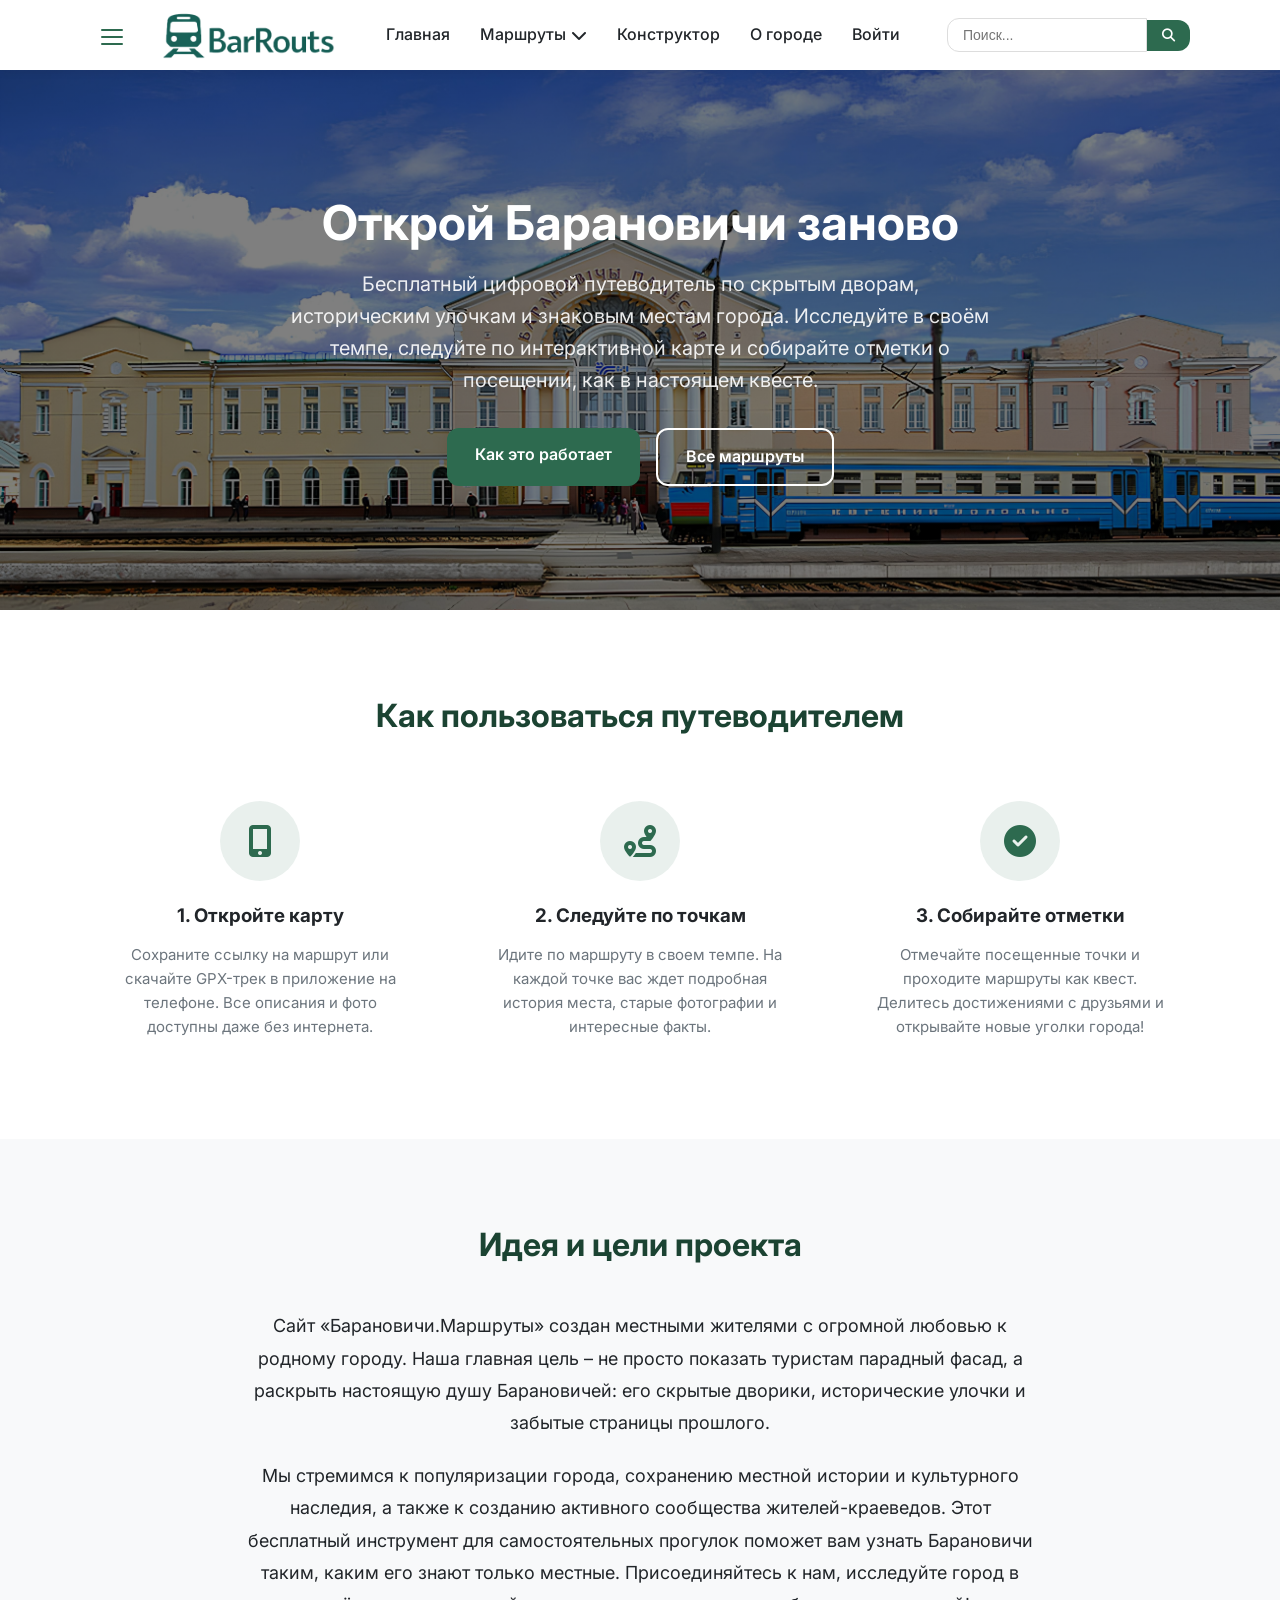
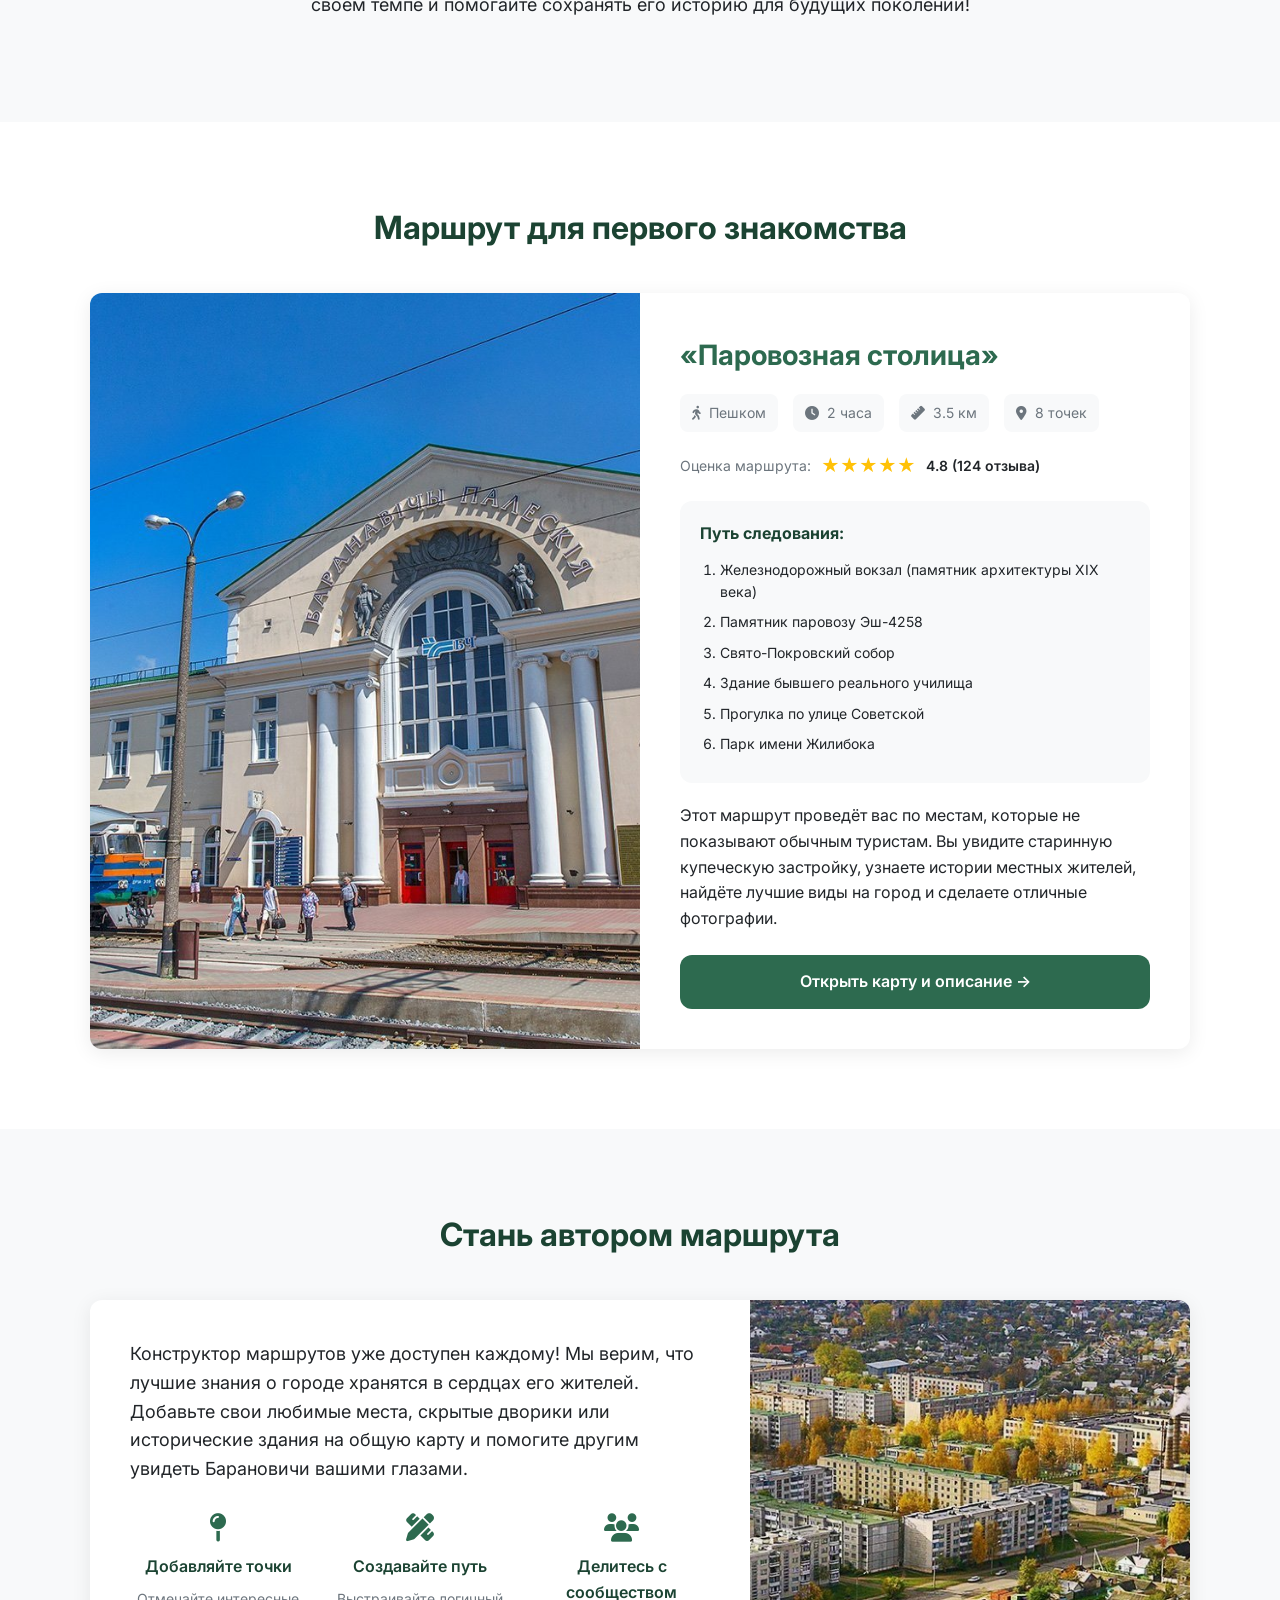
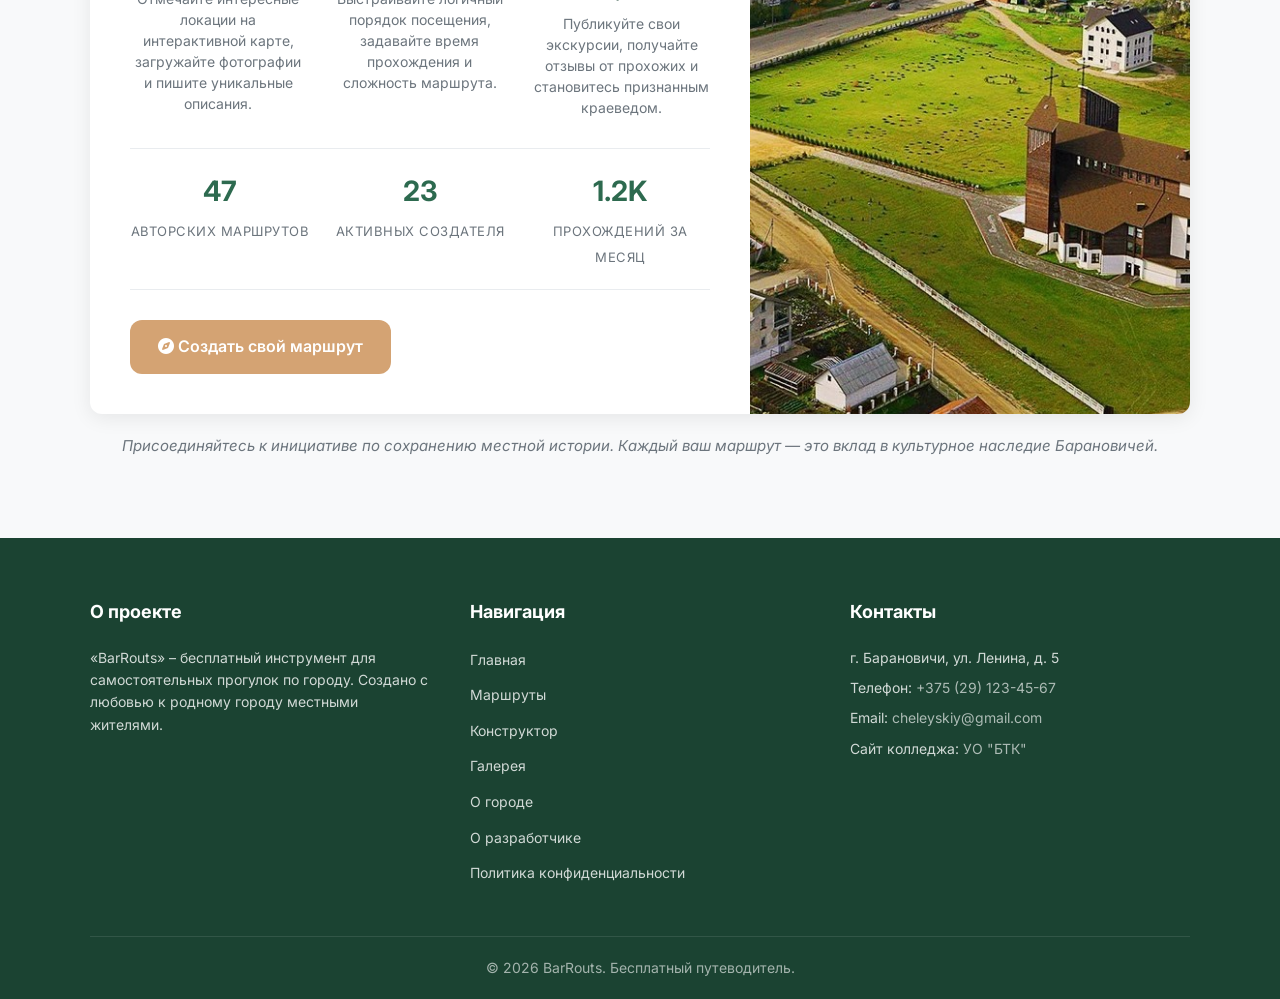
<file: index.html>
<!DOCTYPE html>
<html lang="ru">
<head>
    <meta charset="UTF-8">
    <meta name="viewport" content="width=device-width, initial-scale=1.0">
    <title>BarRouts — Челей Максим</title>
    
    <link rel="icon" href="images/favicon.ico" type="image/x-icon">
    <link rel="icon" href="images/favicon.png" type="image/png">
    
    <link rel="author" href="https://vk.com/cheleyskiy">
    
    <link href="https://fonts.googleapis.com/css2?family=Inter:wght@400;500;600;700&display=swap" rel="stylesheet">
    <link rel="stylesheet" href="https://cdnjs.cloudflare.com/ajax/libs/font-awesome/6.4.0/css/all.min.css">
    
    <link rel="stylesheet" href="style.css">
</head>
<meta name="google-site-verification" content="mUMmRx1oFb4bVTww8K8Ubg4G_-8-uISC6QsczyuUCL8" />
<body>

    <header>
        <div class="container">
            <nav>
                <div class="mobile-menu-wrapper">
                    <input id="menu__toggle" type="checkbox" />
                    <label class="menu__btn" for="menu__toggle" title="Открыть мобильное меню">
                        <span></span>
                    </label>
                    <label class="menu__overlay" for="menu__toggle"></label>
                    
                    <ul class="menu__box">
                        <li><a class="menu__item" href="index.html">Главная</a></li>
                        <li class="menu__has-submenu">
                            <input id="menu__routes" type="checkbox" class="menu__submenu-toggle" />
                            <label class="menu__item menu__item--parent" for="menu__routes">
                                Маршруты <i class="fas fa-chevron-down"></i>
                            </label>
                            <ul class="menu__submenu">
                                <li><a class="menu__subitem" href="route-historical.html" title="Исторический маршрут">Исторические</a></li>
                                <li><a class="menu__subitem" href="route-gastro.html" title="Гастрономический маршрут">Гастрономические</a></li>
                                <li><a class="menu__subitem" href="route-family.html" title="Семейный маршрут">Для семей с детьми</a></li>
                            </ul>
                        </li>
                        <li><a class="menu__item" href="404.html">Конструктор</a></li>
                        <li><a class="menu__item" href="sitemap.html">Карта сайта</a></li>
                        <li><a class="menu__item" href="gallery.html">Галерея</a></li>
                        <li><a class="menu__item" href="404.html">О городе</a></li>
                        <li><a class="menu__item" href="developer.html">О разработчике</a></li>
                    </ul>
                </div>

                <a href="index.html" class="logo" title="Вернуться на главную страницу">
                    <img src="images/logo.png" alt="Логотип сайта Местные туры Барановичи">
                </a>

                <ul class="nav-links">
                    <li><a href="index.html" title="Главная страница">Главная</a></li>
                    <li class="has-submenu">
                        <a href="404.html" title="Все маршруты">Маршруты <i class="fas fa-chevron-down"></i></a>
                        <ul class="submenu">
                            <li><a href="route-historical.html" title="Исторический маршрут">Исторические</a></li>
                            <li><a href="route-gastro.html" title="Гастрономический маршрут">Гастрономические</a></li>
                            <li><a href="route-family.html" title="Семейный маршрут">Для семей с детьми</a></li>
                        </ul>
                    </li>
                    <li><a href="404.html" title="Создать свой маршрут">Конструктор</a></li>
                    <li><a href="404.html" title="О городе Барановичи">О городе</a></li>
                    <li><a href="register.html" title="Вход в аккаунт">Войти</a></li>
                </ul>

                <div class="header-actions">
                    <div class="header-search">
                        <form action="search.html" method="GET">
                            <input type="text" name="q" placeholder="Поиск..." title="Поиск маршрута">
                            <button type="submit" title="Найти"><i class="fas fa-search"></i></button>
                        </form>
                    </div>
                </div>
            </nav>
        </div>
    </header>

    <main>
        <section class="hero">
            <div class="container">
                <h1>Открой Барановичи заново</h1>
                <p>Бесплатный цифровой путеводитель по скрытым дворам, историческим улочкам и знаковым местам города. Исследуйте в своём темпе, следуйте по интерактивной карте и собирайте отметки о посещении, как в настоящем квесте.</p>
                <div class="hero-buttons">
                    <a href="#how" class="btn btn-primary">Как это работает</a>
                    <a href="404.html" class="btn btn-outline">Все маршруты</a>
                </div>
            </div>
        </section>

        <section id="how" class="how-it-works">
            <div class="container">
                <h2 class="section-title">Как пользоваться путеводителем</h2>
                <div class="steps-grid">
                    <div class="step-card">
                        <div class="step-icon"><i class="fas fa-mobile-alt"></i></div>
                        <h3>1. Откройте карту</h3>
                        <p>Сохраните ссылку на маршрут или скачайте GPX-трек в приложение на телефоне. Все описания и фото доступны даже без интернета.</p>
                    </div>
                    <div class="step-card">
                        <div class="step-icon"><i class="fas fa-route"></i></div>
                        <h3>2. Следуйте по точкам</h3>
                        <p>Идите по маршруту в своем темпе. На каждой точке вас ждет подробная история места, старые фотографии и интересные факты.</p>
                    </div>
                    <div class="step-card">
                        <div class="step-icon"><i class="fas fa-check-circle"></i></div>
                        <h3>3. Собирайте отметки</h3>
                        <p>Отмечайте посещенные точки и проходите маршруты как квест. Делитесь достижениями с друзьями и открывайте новые уголки города!</p>
                    </div>
                </div>
            </div>
        </section>

        <section class="about-idea">
            <div class="container">
                <h2 class="section-title">Идея и цели проекта</h2>
                <div class="idea-content">
                    <p>Сайт «Барановичи.Маршруты» создан местными жителями с огромной любовью к родному городу. Наша главная цель – не просто показать туристам парадный фасад, а раскрыть настоящую душу Барановичей: его скрытые дворики, исторические улочки и забытые страницы прошлого.</p>
                    <p>Мы стремимся к популяризации города, сохранению местной истории и культурного наследия, а также к созданию активного сообщества жителей-краеведов. Этот бесплатный инструмент для самостоятельных прогулок поможет вам узнать Барановичи таким, каким его знают только местные. Присоединяйтесь к нам, исследуйте город в своём темпе и помогайте сохранять его историю для будущих поколений!</p>
                </div>
            </div>
        </section>

        <section id="route" class="featured-route">
            <div class="container">
                <h2 class="section-title">Маршрут для первого знакомства</h2>
                <div class="route-card">
                    <div class="route-image" role="img" aria-label="Старый вокзал Барановичей">
                        <img src="images/route-main.jpg" alt="Старый вокзал Барановичей - начало маршрута">
                    </div>
                    <div class="route-content">
                        <h2>«Паровозная столица»</h2>
                        <div class="route-stats">
                            <div class="stat-item"><i class="fas fa-walking"></i> Пешком</div>
                            <div class="stat-item"><i class="fas fa-clock"></i> 2 часа</div>
                            <div class="stat-item"><i class="fas fa-ruler"></i> 3.5 км</div>
                            <div class="stat-item"><i class="fas fa-map-marker-alt"></i> 8 точек</div>
                        </div>
                        
                        <div class="route-rating">
                            <span class="rating-label">Оценка маршрута:</span>
                            <span class="stars" title="Оценка 4.8 из 5">★★★★★</span>
                            <span class="rating-value">4.8 (124 отзыва)</span>
                        </div>
                        
                        <div class="route-path">
                            <h3>Путь следования:</h3>
                            <ol>
                                <li>Железнодорожный вокзал (памятник архитектуры XIX века)</li>
                                <li>Памятник паровозу Эш-4258</li>
                                <li>Свято-Покровский собор</li>
                                <li>Здание бывшего реального училища</li>
                                <li>Прогулка по улице Советской</li>
                                <li>Парк имени Жилибока</li>
                            </ol>
                        </div>
                        
                        <p>Этот маршрут проведёт вас по местам, которые не показывают обычным туристам. Вы увидите старинную купеческую застройку, узнаете истории местных жителей, найдёте лучшие виды на город и сделаете отличные фотографии.</p>
                        <a href="404.html" class="btn btn-primary" title="Открыть карту и описание маршрута">Открыть карту и описание →</a>
                    </div>
                </div>
            </div>
        </section>

        <section id="community" class="community-section">
            <div class="container">
                <h2 class="section-title">Стань автором маршрута</h2>
                <div class="community-card">
                    <div class="community-content">
                        <p class="community-intro">
                            Конструктор маршрутов уже доступен каждому! Мы верим, что лучшие знания о городе хранятся в сердцах его жителей. Добавьте свои любимые места, скрытые дворики или исторические здания на общую карту и помогите другим увидеть Барановичи вашими глазами.
                        </p>
                        
                        <div class="community-features">
                            <div class="feature-item">
                                <i class="fas fa-map-pin"></i>
                                <h4>Добавляйте точки</h4>
                                <p>Отмечайте интересные локации на интерактивной карте, загружайте фотографии и пишите уникальные описания.</p>
                            </div>
                            <div class="feature-item">
                                <i class="fas fa-pencil-ruler"></i>
                                <h4>Создавайте путь</h4>
                                <p>Выстраивайте логичный порядок посещения, задавайте время прохождения и сложность маршрута.</p>
                            </div>
                            <div class="feature-item">
                                <i class="fas fa-users"></i>
                                <h4>Делитесь с сообществом</h4>
                                <p>Публикуйте свои экскурсии, получайте отзывы от прохожих и становитесь признанным краеведом.</p>
                            </div>
                        </div>

                        <div class="community-stats">
                            <div class="stat-box">
                                <span class="stat-number">47</span>
                                <span class="stat-label">авторских маршрутов</span>
                            </div>
                            <div class="stat-box">
                                <span class="stat-number">23</span>
                                <span class="stat-label">активных создателя</span>
                            </div>
                            <div class="stat-box">
                                <span class="stat-number">1.2K</span>
                                <span class="stat-label">прохождений за месяц</span>
                            </div>
                        </div>

                        <a href="404.html" class="btn btn-accent" title="Перейти к конструктору маршрутов">
                            <i class="fas fa-compass"></i> Создать свой маршрут
                        </a>
                    </div>
                    <div class="community-image">
                        <img src="images/community-panoram.jpg" alt="Панорама города Барановичи">
                    </div>
                </div>
                <p class="community-note">Присоединяйтесь к инициативе по сохранению местной истории. Каждый ваш маршрут — это вклад в культурное наследие Барановичей.</p>
            </div>
        </section>
    </main>

    <footer>
        <div class="container">
            <div class="footer-content">
                <div class="footer-column">
                    <h4>О проекте</h4>
                    <p>«BarRouts» – бесплатный инструмент для самостоятельных прогулок по городу. Создано с любовью к родному городу местными жителями.</p>
                </div>
                <div class="footer-column">
                    <h4>Навигация</h4>
                    <ul>
                        <li><a href="index.html" title="Главная">Главная</a></li>
                        <li><a href="404.html" title="Маршруты">Маршруты</a></li>
                        <li><a href="404.html" title="Конструктор">Конструктор</a></li>
                        <li><a href="gallery.html">Галерея</a></li>
                        <li><a href="404.html" title="О городе">О городе</a></li>
                        <li><a href="developer.html" title="О разработчике">О разработчике</a></li>
                        <li><a href="privacy.html" title="Политика конфиденциальности">Политика конфиденциальности</a></li>
                    </ul>
                </div>
                <div class="footer-column">
                    <h4>Контакты</h4>
                    <address>
                        <p>г. Барановичи, ул. Ленина, д. 5</p>
                        <p>Телефон: <a href="tel:+375291234567" title="Позвонить нам">+375 (29) 123-45-67</a></p>
                        <p>Email: <a href="mailto:cheleyskiy@gmail.com" title="Написать нам">cheleyskiy@gmail.com</a></p>
                        <p>Сайт колледжа: <a href="https://www.bartc.by/index.php/ru/" title="Сайт колледжа">УО "БТК"</a></p>
                    </address>
                </div>
            </div>
            <div class="footer-bottom">
                <p class="copyright">© 2026 BarRouts. Бесплатный путеводитель.</p>
            </div>
        </div>
    </footer>

</body>
</html>
</file>
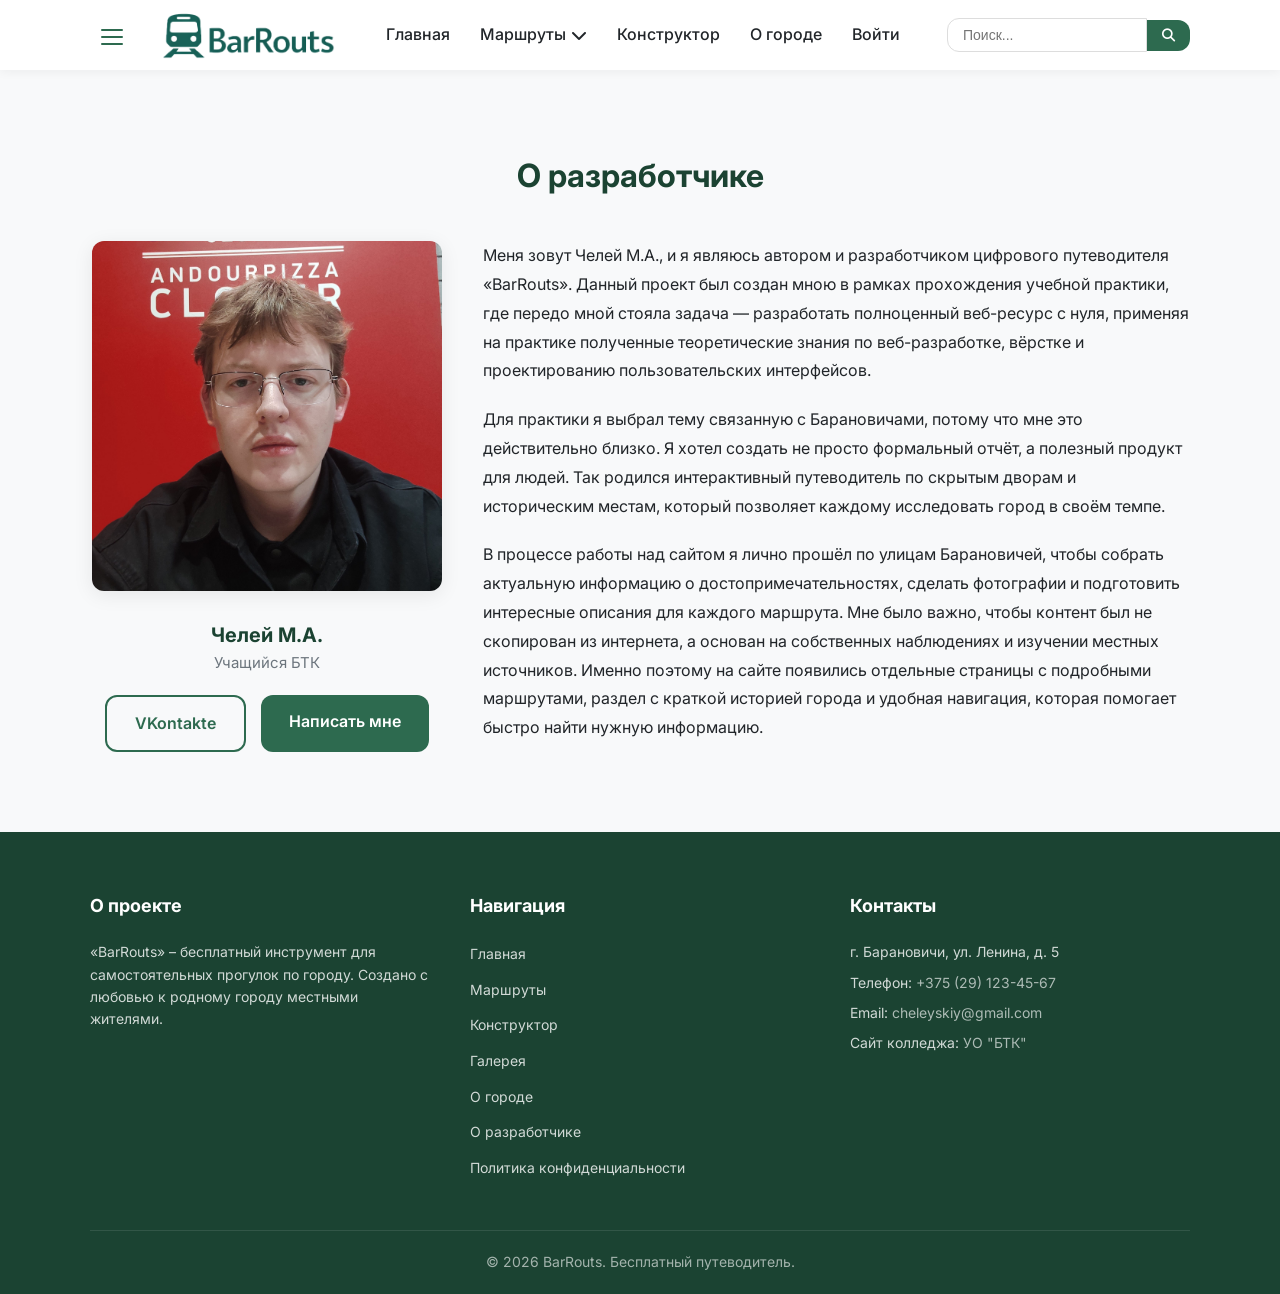
<file: developer.html>
<!DOCTYPE html>
<html lang="ru">
<head>
    <meta charset="UTF-8">
    <meta name="viewport" content="width=device-width, initial-scale=1.0">
    <meta name="description" content="Информация о разработчике цифрового путеводителя Местные туры - Челей М.А.">

    <link rel="author" href="https://vk.com/cheleyskiy">

    <link rel="icon" href="images/favicon.ico" type="image/x-icon">
    <title>Местные туры - Челей М.А. | О разработчике</title>

    <link href="https://fonts.googleapis.com/css2?family=Inter:wght@400;500;600;700&display=swap" rel="stylesheet">
    <link rel="stylesheet" href="https://cdnjs.cloudflare.com/ajax/libs/font-awesome/6.4.0/css/all.min.css">

    <link rel="stylesheet" href="style.css">
</head>
<body>

    <header>
        <div class="container">
            <nav>
                <div class="mobile-menu-wrapper">
                    <input id="menu__toggle" type="checkbox" />
                    <label class="menu__btn" for="menu__toggle" title="Открыть мобильное меню">
                        <span></span>
                    </label>
                    <label class="menu__overlay" for="menu__toggle"></label>
                    
                    <ul class="menu__box">
                        <li><a class="menu__item" href="index.html">Главная</a></li>
                        <li class="menu__has-submenu">
                            <input id="menu__routes" type="checkbox" class="menu__submenu-toggle" />
                            <label class="menu__item menu__item--parent" for="menu__routes">
                                Маршруты <i class="fas fa-chevron-down"></i>
                            </label>
                            <ul class="menu__submenu">
                                <li><a class="menu__subitem" href="route-historical.html" title="Исторический маршрут">Исторические</a></li>
                                <li><a class="menu__subitem" href="route-gastro.html" title="Гастрономический маршрут">Гастрономические</a></li>
                                <li><a class="menu__subitem" href="route-family.html" title="Семейный маршрут">Для семей с детьми</a></li>
                            </ul>
                        </li>
                        <li><a class="menu__item" href="404.html">Конструктор</a></li>
                        <li><a class="menu__item" href="sitemap.html">Карта сайта</a></li>
                        <li><a class="menu__item" href="gallery.html">Галерея</a></li>
                        <li><a class="menu__item" href="404.html">О городе</a></li>
                        <li><a class="menu__item" href="developer.html">О разработчике</a></li>
                    </ul>
                </div>

                <a href="index.html" class="logo" title="Вернуться на главную страницу">
                    <img src="images/logo.png" alt="Логотип сайта Местные туры Барановичи">
                </a>

                <ul class="nav-links">
                    <li><a href="index.html" title="Главная страница">Главная</a></li>
                    <li class="has-submenu">
                        <a href="404.html" title="Все маршруты">Маршруты <i class="fas fa-chevron-down"></i></a>
                        <ul class="submenu">
                            <li><a href="route-historical.html" title="Исторический маршрут">Исторические</a></li>
                            <li><a href="route-gastro.html" title="Гастрономический маршрут">Гастрономические</a></li>
                            <li><a href="route-family.html" title="Семейный маршрут">Для семей с детьми</a></li>
                        </ul>
                    </li>
                    <li><a href="404.html" title="Создать свой маршрут">Конструктор</a></li>
                    <li><a href="404.html" title="О городе Барановичи">О городе</a></li>
                    <li><a href="register.html" title="Вход в аккаунт">Войти</a></li>
                </ul>

                <div class="header-actions">
                    <div class="header-search">
                        <form action="search.html" method="GET">
                            <input type="text" name="q" placeholder="Поиск..." title="Поиск маршрута">
                            <button type="submit" title="Найти"><i class="fas fa-search"></i></button>
                        </form>
                    </div>
                </div>
            </nav>
        </div>
    </header>

    <main>
        <section class="developer-section">
            <div class="container">
                <h1 class="section-title">О разработчике</h1>
                
                <div class="developer-content">
                    <div class="developer-photo">
                        <img src="images/developer.jpg" alt="Фотография разработчика проекта Челей М.А.">
                        <p class="developer-name">Челей М.А.</p>
                        <p class="developer-role">Учащийся БТК</p>
                        
                        <div class="developer-socials">
                            <a href="https://vk.com/cheleyskiy" class="btn btn-outline" title="Перейти в профиль ВКонтакте" target="_blank" rel="noopener noreferrer">VKontakte</a>
                            <a href="https://t.me/cheleyskiy/" class="btn btn-primary" title="Написать письмо на электронную почту">Написать мне</a>
                        </div>
                    </div>

                    <div class="developer-bio">
                        <p>
                            Меня зовут Челей М.А., и я являюсь автором и разработчиком цифрового путеводителя «BarRouts». Данный проект был создан мною в рамках прохождения учебной практики, где передо мной стояла задача — разработать полноценный веб-ресурс с нуля, применяя на практике полученные теоретические знания по веб-разработке, вёрстке и проектированию пользовательских интерфейсов.
                        </p>
                        <p>
                            Для практики я выбрал тему связанную с Барановичами, потому что мне это действительно близко. Я хотел создать не просто формальный отчёт, а полезный продукт для людей. Так родился интерактивный путеводитель по скрытым дворам и историческим местам, который позволяет каждому исследовать город в своём темпе.
                        </p>
                        <p>
                            В процессе работы над сайтом я лично прошёл по улицам Барановичей, чтобы собрать актуальную информацию о достопримечательностях, сделать фотографии и подготовить интересные описания для каждого маршрута. Мне было важно, чтобы контент был не скопирован из интернета, а основан на собственных наблюдениях и изучении местных источников. Именно поэтому на сайте появились отдельные страницы с подробными маршрутами, раздел с краткой историей города и удобная навигация, которая помогает быстро найти нужную информацию.
                        </p>
                    </div>
                </div>
            </div>
        </section>
    </main>

    <footer>
        <div class="container">
            <div class="footer-content">
                <div class="footer-column">
                    <h4>О проекте</h4>
                    <p>«BarRouts» – бесплатный инструмент для самостоятельных прогулок по городу. Создано с любовью к родному городу местными жителями.</p>
                </div>
                <div class="footer-column">
                    <h4>Навигация</h4>
                    <ul>
                        <li><a href="index.html" title="Главная">Главная</a></li>
                        <li><a href="404.html" title="Маршруты">Маршруты</a></li>
                        <li><a href="404.html" title="Конструктор">Конструктор</a></li>
                        <li><a href="gallery.html">Галерея</a></li>
                        <li><a href="404.html" title="О городе">О городе</a></li>
                        <li><a href="developer.html" title="О разработчике">О разработчике</a></li>
                        <li><a href="privacy.html" title="Политика конфиденциальности">Политика конфиденциальности</a></li>
                    </ul>
                </div>
                <div class="footer-column">
                    <h4>Контакты</h4>
                    <address>
                        <p>г. Барановичи, ул. Ленина, д. 5</p>
                        <p>Телефон: <a href="tel:+375291234567" title="Позвонить нам">+375 (29) 123-45-67</a></p>
                        <p>Email: <a href="mailto:cheleyskiy@gmail.com" title="Написать нам">cheleyskiy@gmail.com</a></p>
                        <p>Сайт колледжа: <a href="https://www.bartc.by/index.php/ru/" title="Сайт колледжа">УО "БТК"</a></p>
                    </address>
                </div>
            </div>
            <div class="footer-bottom">
                <p class="copyright">© 2026 BarRouts. Бесплатный путеводитель.</p>
            </div>
        </div>
    </footer>

</body>
</html>
</file>
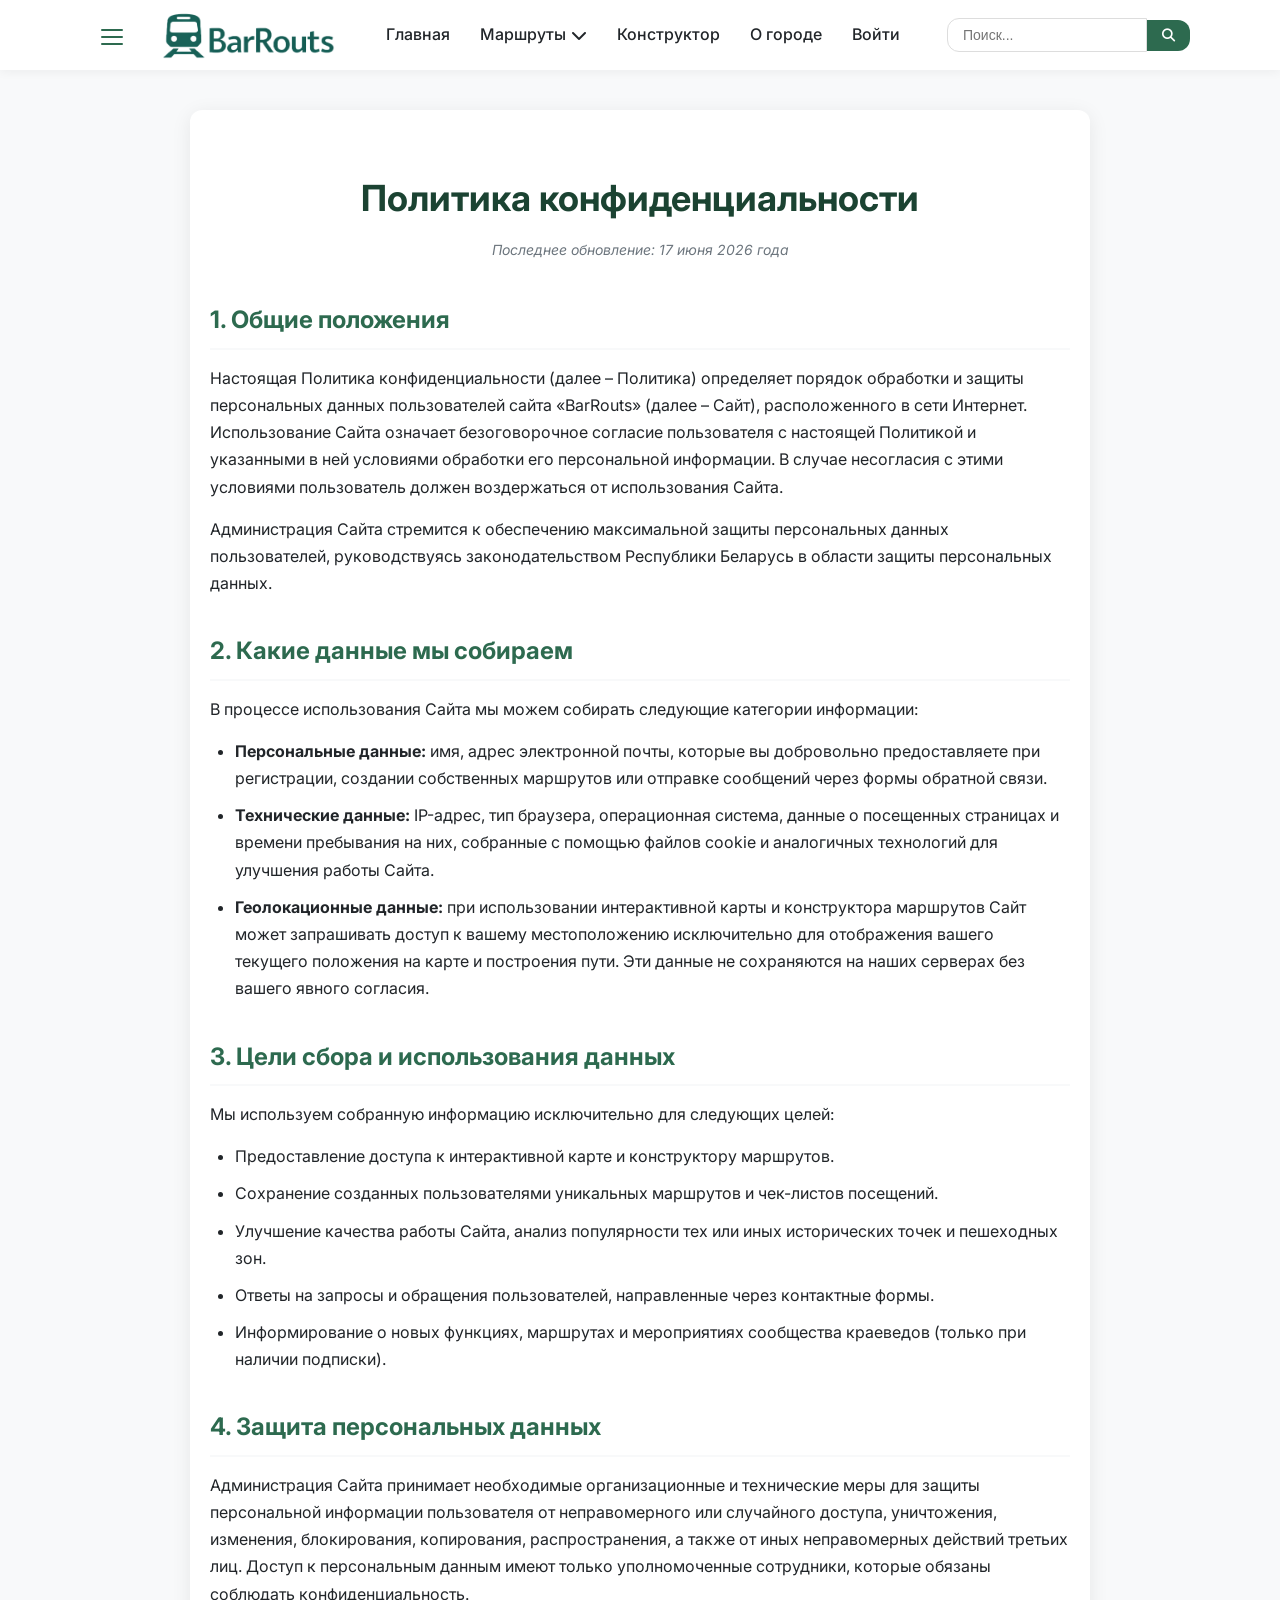
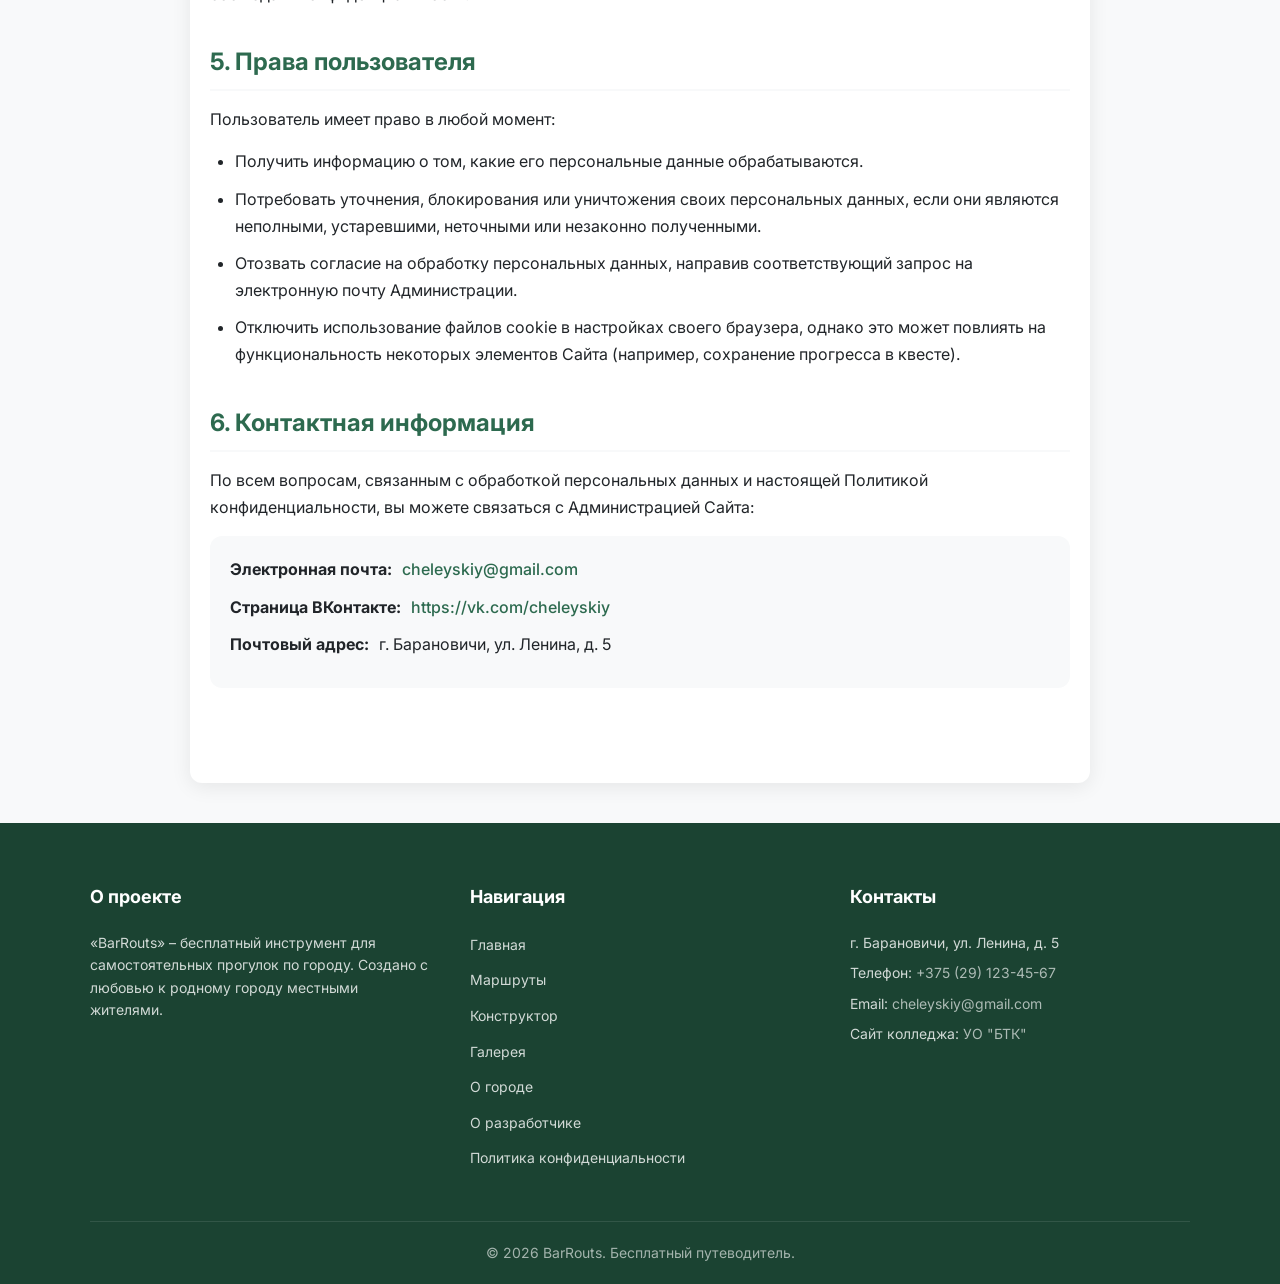
<file: privacy.html>
<!DOCTYPE html>
<html lang="ru">
<head>
    <meta charset="UTF-8">
    <meta name="viewport" content="width=device-width, initial-scale=1.0">
    <title>Политика конфиденциальности | Местные туры - Челей М.А.</title>
    <meta name="description" content="Политика конфиденциальности сайта Местные туры. Узнайте, как мы собираем, используем и защищаем ваши персональные данные.">
    
    <link rel="icon" href="images/favicon.ico" type="image/x-icon">
    <link rel="icon" href="images/favicon.png" type="image/png">
    
    <link rel="author" href="https://vk.com/cheleyskiy">
    
    <link href="https://fonts.googleapis.com/css2?family=Inter:wght@400;500;600;700&display=swap" rel="stylesheet">
    <link rel="stylesheet" href="https://cdnjs.cloudflare.com/ajax/libs/font-awesome/6.4.0/css/all.min.css">

    <link rel="stylesheet" href="style.css">
</head>
<body>

    <header>
        <div class="container">
            <nav>
                <div class="mobile-menu-wrapper">
                    <input id="menu__toggle" type="checkbox" />
                    <label class="menu__btn" for="menu__toggle" title="Открыть мобильное меню">
                        <span></span>
                    </label>
                    <label class="menu__overlay" for="menu__toggle"></label>
                    
                    <ul class="menu__box">
                        <li><a class="menu__item" href="index.html">Главная</a></li>
                        <li class="menu__has-submenu">
                            <input id="menu__routes" type="checkbox" class="menu__submenu-toggle" />
                            <label class="menu__item menu__item--parent" for="menu__routes">
                                Маршруты <i class="fas fa-chevron-down"></i>
                            </label>
                            <ul class="menu__submenu">
                                <li><a class="menu__subitem" href="route-historical.html" title="Исторический маршрут">Исторические</a></li>
                                <li><a class="menu__subitem" href="route-gastro.html" title="Гастрономический маршрут">Гастрономические</a></li>
                                <li><a class="menu__subitem" href="route-family.html" title="Семейный маршрут">Для семей с детьми</a></li>
                            </ul>
                        </li>
                        <li><a class="menu__item" href="404.html">Конструктор</a></li>
                        <li><a class="menu__item" href="sitemap.html">Карта сайта</a></li>
                        <li><a class="menu__item" href="gallery.html">Галерея</a></li>
                        <li><a class="menu__item" href="404.html">О городе</a></li>
                        <li><a class="menu__item" href="developer.html">О разработчике</a></li>
                    </ul>
                </div>

                <a href="index.html" class="logo" title="Вернуться на главную страницу">
                    <img src="images/logo.png" alt="Логотип сайта Местные туры Барановичи">
                </a>

                <ul class="nav-links">
                    <li><a href="index.html" title="Главная страница">Главная</a></li>
                    <li class="has-submenu">
                        <a href="404.html" title="Все маршруты">Маршруты <i class="fas fa-chevron-down"></i></a>
                        <ul class="submenu">
                            <li><a href="route-historical.html" title="Исторический маршрут">Исторические</a></li>
                            <li><a href="route-gastro.html" title="Гастрономический маршрут">Гастрономические</a></li>
                            <li><a href="route-family.html" title="Семейный маршрут">Для семей с детьми</a></li>
                        </ul>
                    </li>
                    <li><a href="404.html" title="Создать свой маршрут">Конструктор</a></li>
                    <li><a href="404.html" title="О городе Барановичи">О городе</a></li>
                    <li><a href="register.html" title="Вход в аккаунт">Войти</a></li>
                </ul>

                <div class="header-actions">
                    <div class="header-search">
                        <form action="search.html" method="GET">
                            <input type="text" name="q" placeholder="Поиск..." title="Поиск маршрута">
                            <button type="submit" title="Найти"><i class="fas fa-search"></i></button>
                        </form>
                    </div>
                </div>
            </nav>
        </div>
    </header>

    <main class="container privacy-content">
        <h1>Политика конфиденциальности</h1>
        <p class="last-updated">Последнее обновление: 17 июня 2026 года</p>

        <section>
            <h2>1. Общие положения</h2>
            <p>Настоящая Политика конфиденциальности (далее – Политика) определяет порядок обработки и защиты персональных данных пользователей сайта «BarRouts» (далее – Сайт), расположенного в сети Интернет. Использование Сайта означает безоговорочное согласие пользователя с настоящей Политикой и указанными в ней условиями обработки его персональной информации. В случае несогласия с этими условиями пользователь должен воздержаться от использования Сайта.</p>
            <p>Администрация Сайта стремится к обеспечению максимальной защиты персональных данных пользователей, руководствуясь законодательством Республики Беларусь в области защиты персональных данных.</p>
        </section>

        <section>
            <h2>2. Какие данные мы собираем</h2>
            <p>В процессе использования Сайта мы можем собирать следующие категории информации:</p>
            <ul>
                <li><strong>Персональные данные:</strong> имя, адрес электронной почты, которые вы добровольно предоставляете при регистрации, создании собственных маршрутов или отправке сообщений через формы обратной связи.</li>
                <li><strong>Технические данные:</strong> IP-адрес, тип браузера, операционная система, данные о посещенных страницах и времени пребывания на них, собранные с помощью файлов cookie и аналогичных технологий для улучшения работы Сайта.</li>
                <li><strong>Геолокационные данные:</strong> при использовании интерактивной карты и конструктора маршрутов Сайт может запрашивать доступ к вашему местоположению исключительно для отображения вашего текущего положения на карте и построения пути. Эти данные не сохраняются на наших серверах без вашего явного согласия.</li>
            </ul>
        </section>

        <section>
            <h2>3. Цели сбора и использования данных</h2>
            <p>Мы используем собранную информацию исключительно для следующих целей:</p>
            <ul>
                <li>Предоставление доступа к интерактивной карте и конструктору маршрутов.</li>
                <li>Сохранение созданных пользователями уникальных маршрутов и чек-листов посещений.</li>
                <li>Улучшение качества работы Сайта, анализ популярности тех или иных исторических точек и пешеходных зон.</li>
                <li>Ответы на запросы и обращения пользователей, направленные через контактные формы.</li>
                <li>Информирование о новых функциях, маршрутах и мероприятиях сообщества краеведов (только при наличии подписки).</li>
            </ul>
        </section>

        <section>
            <h2>4. Защита персональных данных</h2>
            <p>Администрация Сайта принимает необходимые организационные и технические меры для защиты персональной информации пользователя от неправомерного или случайного доступа, уничтожения, изменения, блокирования, копирования, распространения, а также от иных неправомерных действий третьих лиц. Доступ к персональным данным имеют только уполномоченные сотрудники, которые обязаны соблюдать конфиденциальность.</p>
        </section>

        <section>
            <h2>5. Права пользователя</h2>
            <p>Пользователь имеет право в любой момент:</p>
            <ul>
                <li>Получить информацию о том, какие его персональные данные обрабатываются.</li>
                <li>Потребовать уточнения, блокирования или уничтожения своих персональных данных, если они являются неполными, устаревшими, неточными или незаконно полученными.</li>
                <li>Отозвать согласие на обработку персональных данных, направив соответствующий запрос на электронную почту Администрации.</li>
                <li>Отключить использование файлов cookie в настройках своего браузера, однако это может повлиять на функциональность некоторых элементов Сайта (например, сохранение прогресса в квесте).</li>
            </ul>
        </section>

        <section>
            <h2>6. Контактная информация</h2>
            <p>По всем вопросам, связанным с обработкой персональных данных и настоящей Политикой конфиденциальности, вы можете связаться с Администрацией Сайта:</p>
            <address>
                <p><strong>Электронная почта:</strong> <a href="mailto:cheleyskiy@gmail.com" title="Написать письмо">cheleyskiy@gmail.com</a></p>
                <p><strong>Страница ВКонтакте:</strong> <a href="https://vk.com/cheleyskiy" target="_blank" rel="noopener noreferrer" title="Перейти в профиль ВКонтакте">https://vk.com/cheleyskiy</a></p>
                <p><strong>Почтовый адрес:</strong> г. Барановичи, ул. Ленина, д. 5</p>
            </address>
        </section>
    </main>

    <footer>
        <div class="container">
            <div class="footer-content">
                <div class="footer-column">
                    <h4>О проекте</h4>
                    <p>«BarRouts» – бесплатный инструмент для самостоятельных прогулок по городу. Создано с любовью к родному городу местными жителями.</p>
                </div>
                <div class="footer-column">
                    <h4>Навигация</h4>
                    <ul>
                        <li><a href="index.html" title="Главная">Главная</a></li>
                        <li><a href="404.html" title="Маршруты">Маршруты</a></li>
                        <li><a href="404.html" title="Конструктор">Конструктор</a></li>
                        <li><a href="gallery.html">Галерея</a></li>
                        <li><a href="404.html" title="О городе">О городе</a></li>
                        <li><a href="developer.html" title="О разработчике">О разработчике</a></li>
                        <li><a href="privacy.html" title="Политика конфиденциальности">Политика конфиденциальности</a></li>
                    </ul>
                </div>
                <div class="footer-column">
                    <h4>Контакты</h4>
                    <address>
                        <p>г. Барановичи, ул. Ленина, д. 5</p>
                        <p>Телефон: <a href="tel:+375291234567" title="Позвонить нам">+375 (29) 123-45-67</a></p>
                        <p>Email: <a href="mailto:cheleyskiy@gmail.com" title="Написать нам">cheleyskiy@gmail.com</a></p>
                        <p>Сайт колледжа: <a href="https://www.bartc.by/index.php/ru/" title="Сайт колледжа">УО "БТК"</a></p>
                    </address>
                </div>
            </div>
            <div class="footer-bottom">
                <p class="copyright">© 2026 BarRouts. Бесплатный путеводитель.</p>
            </div>
        </div>
    </footer>

</body>
</html>
</file>
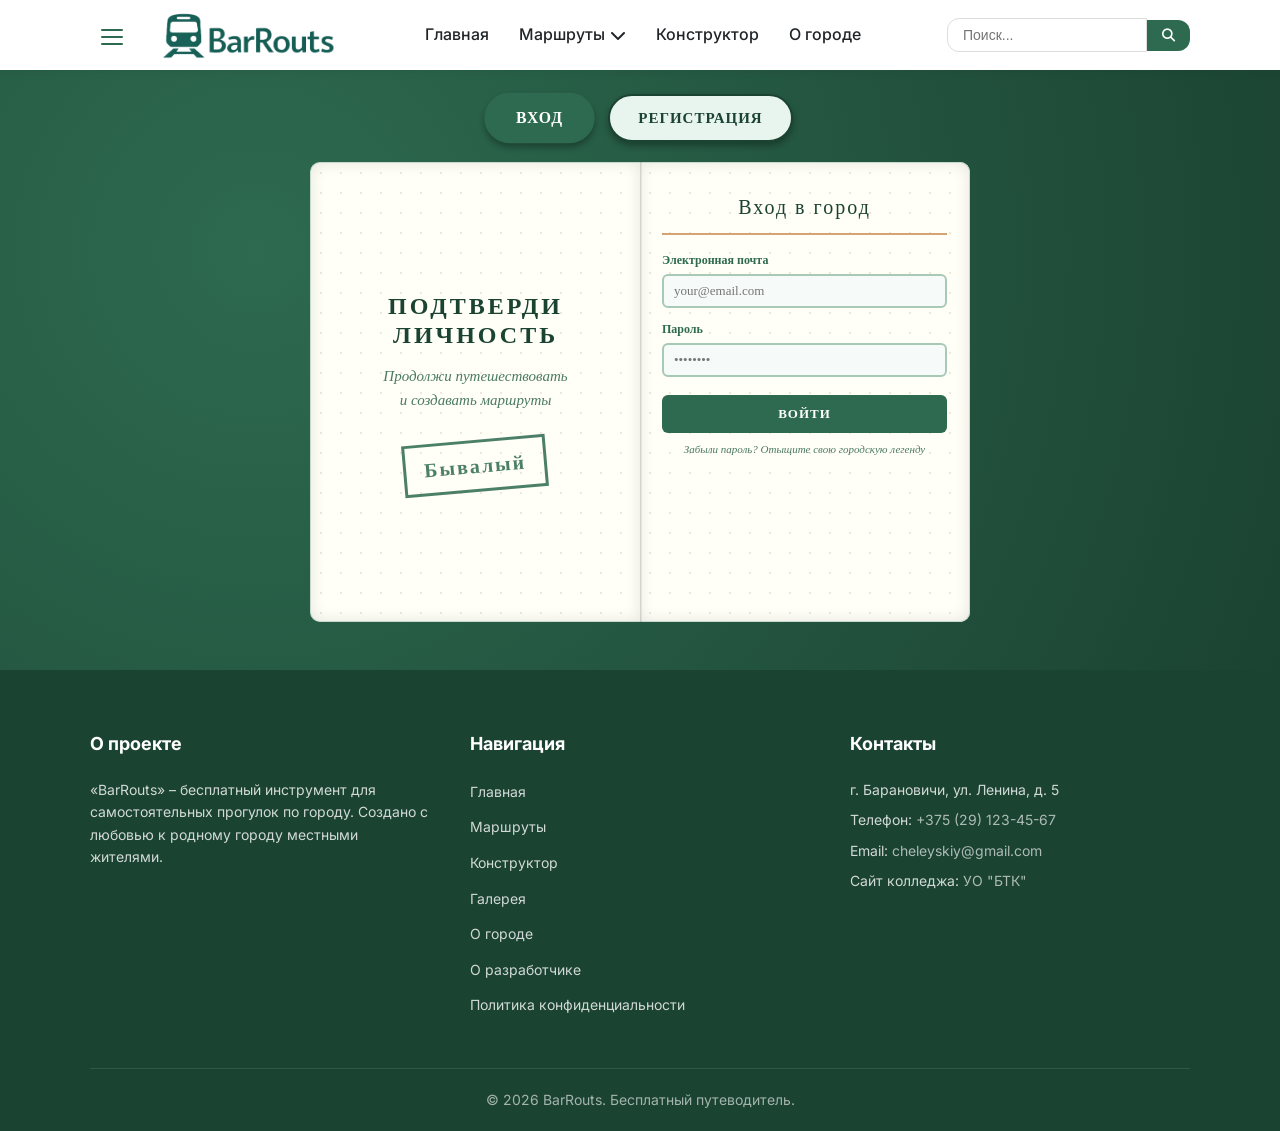
<file: register.html>
<!DOCTYPE html>
<html lang="ru">
<head>
  <meta charset="UTF-8">
  <meta name="viewport" content="width=device-width, initial-scale=1.0">
  <title>Вход и Регистрация — BarRouts</title>

  <link rel="icon" href="images/favicon.ico" type="image/x-icon">
  <link rel="icon" href="images/favicon.png" type="image/png">

  <link href="https://fonts.googleapis.com/css2?family=Inter:wght@400;500;600;700&display=swap" rel="stylesheet">
  <link rel="stylesheet" href="https://cdnjs.cloudflare.com/ajax/libs/font-awesome/6.4.0/css/all.min.css">

  <link rel="stylesheet" href="style.css">
</head>
<body>

  <header>
    <div class="container">
      <nav>
        <div class="mobile-menu-wrapper">
          <input id="menu__toggle" type="checkbox" />
          <label class="menu__btn" for="menu__toggle" title="Открыть мобильное меню">
            <span></span>
          </label>
          <label class="menu__overlay" for="menu__toggle"></label>

          <ul class="menu__box">
            <li><a class="menu__item" href="index.html">Главная</a></li>
            <li class="menu__has-submenu">
              <input id="menu__routes" type="checkbox" class="menu__submenu-toggle" />
              <label class="menu__item menu__item--parent" for="menu__routes">
                Маршруты <i class="fas fa-chevron-down"></i>
              </label>
              <ul class="menu__submenu">
                <li><a class="menu__subitem" href="route-historical.html">Исторические</a></li>
                <li><a class="menu__subitem" href="route-gastro.html">Гастрономические</a></li>
                <li><a class="menu__subitem" href="route-family.html">Для семей с детьми</a></li>
              </ul>
            </li>
            <li><a class="menu__item" href="404.html">Конструктор</a></li>
            <li><a class="menu__item" href="sitemap.html">Карта сайта</a></li>
            <li><a class="menu__item" href="gallery.html">Галерея</a></li>
            <li><a class="menu__item" href="404.html">О городе</a></li>
            <li><a class="menu__item" href="developer.html">О разработчике</a></li>
          </ul>
        </div>

        <a href="index.html" class="logo" title="Вернуться на главную страницу">
          <img src="images/logo.png" alt="Логотип сайта Местные туры Барановичи">
        </a>

        <ul class="nav-links">
          <li><a href="index.html" title="Главная страница">Главная</a></li>
          <li class="has-submenu">
            <a href="404.html" title="Все маршруты">Маршруты <i class="fas fa-chevron-down"></i></a>
            <ul class="submenu">
              <li><a href="route-historical.html">Исторические</a></li>
              <li><a href="route-gastro.html">Гастрономические</a></li>
              <li><a href="route-family.html">Для семей с детьми</a></li>
            </ul>
          </li>
          <li><a href="404.html" title="Создать свой маршрут">Конструктор</a></li>
          <li><a href="404.html" title="О городе Барановичи">О городе</a></li>
        </ul>

        <div class="header-actions">
          <div class="header-search">
            <form action="search.html" method="GET">
              <input type="text" name="q" placeholder="Поиск..." title="Поиск маршрута">
              <button type="submit" title="Найти"><i class="fas fa-search"></i></button>
            </form>
          </div>
        </div>
      </nav>
    </div>
  </header>

  <main>

    <input type="radio" name="passport-mode" id="passport-mode-login" checked>
    <input type="radio" name="passport-mode" id="passport-mode-reg">

    <div class="passport-auth">

      <div class="passport-auth__controls">
        <label class="passport-auth__tab" for="passport-mode-login">Вход</label>
        <label class="passport-auth__tab" for="passport-mode-reg">Регистрация</label>
      </div>

      <div class="passport-auth__book">

        <div class="passport-auth__page passport-auth__page--left">
          <h2 class="passport-auth__heading">Подтверди личность</h2>
          <p class="passport-auth__desc">Продолжи путешествовать<br>и создавать маршруты</p>
          <div class="passport-auth__stamp">Бывалый</div>
        </div>

        <div class="passport-auth__page passport-auth__page--right">
          <div class="passport-auth__form-title">Информация о себе</div>
          <div class="passport-auth__form-group">
            <label>Как вас зовут?</label>
            <input type="text" placeholder="Иван с Арбата">
          </div>
          <div class="passport-auth__form-group">
            <label>Электронная почта</label>
            <input type="email" placeholder="your@email.com">
          </div>
          <div class="passport-auth__form-group">
            <label>Пароль</label>
            <input type="password" placeholder="Минимум 6 знаков">
          </div>
          <div class="passport-auth__form-group">
            <label>Ваша роль</label>
            <select class="passport-auth__select">
              <option value="" disabled selected>Кто вы?</option>
              <option value="local">Местный эксперт (создаю маршруты)</option>
              <option value="traveler">Путешественник (ищу маршруты)</option>
            </select>
          </div>
          <button class="passport-auth__btn">Получить паспорт</button>
          <p class="passport-auth__note">Регистрируясь, вы принимаете правила городского гида</p>
        </div>

        <div class="passport-auth__flip">
          <div class="passport-auth__flip-front">
            <div class="passport-auth__form-title">Вход в город</div>
            <div class="passport-auth__form-group">
              <label>Электронная почта</label>
              <input type="email" placeholder="your@email.com">
            </div>
            <div class="passport-auth__form-group">
              <label>Пароль</label>
              <input type="password" placeholder="••••••••">
            </div>
            <button class="passport-auth__btn">Войти</button>
            <p class="passport-auth__note">Забыли пароль? Отыщите свою городскую легенду</p>
          </div>
          <div class="passport-auth__flip-back">
            <h2 class="passport-auth__heading">Открой новый паспорт</h2>
            <p class="passport-auth__desc">Начни открывать новое<br>и давать новое другим</p>
            <div class="passport-auth__stamp">Новичок</div>
          </div>
        </div>

        <div class="passport-auth__spine"></div>
      </div>

    </div>

  </main>

  <footer>
    <div class="container">
      <div class="footer-content">
        <div class="footer-column">
          <h4>О проекте</h4>
          <p>«BarRouts» – бесплатный инструмент для самостоятельных прогулок по городу. Создано с любовью к родному городу местными жителями.</p>
        </div>
        <div class="footer-column">
          <h4>Навигация</h4>
          <ul>
            <li><a href="index.html" title="Главная">Главная</a></li>
            <li><a href="404.html" title="Маршруты">Маршруты</a></li>
            <li><a href="404.html" title="Конструктор">Конструктор</a></li>
            <li><a href="gallery.html">Галерея</a></li>
            <li><a href="404.html" title="О городе">О городе</a></li>
            <li><a href="developer.html" title="О разработчике">О разработчике</a></li>
            <li><a href="privacy.html" title="Политика конфиденциальности">Политика конфиденциальности</a></li>
          </ul>
        </div>
        <div class="footer-column">
          <h4>Контакты</h4>
          <address>
            <p>г. Барановичи, ул. Ленина, д. 5</p>
            <p>Телефон: <a href="tel:+375291234567" title="Позвонить нам">+375 (29) 123-45-67</a></p>
            <p>Email: <a href="mailto:cheleyskiy@gmail.com" title="Написать нам">cheleyskiy@gmail.com</a></p>
            <p>Сайт колледжа: <a href="https://www.bartc.by/index.php/ru/" title="Сайт колледжа">УО "БТК"</a></p>
          </address>
        </div>
      </div>
      <div class="footer-bottom">
        <p class="copyright">© 2026 BarRouts. Бесплатный путеводитель.</p>
      </div>
    </div>
  </footer>

</body>
</html>
</file>
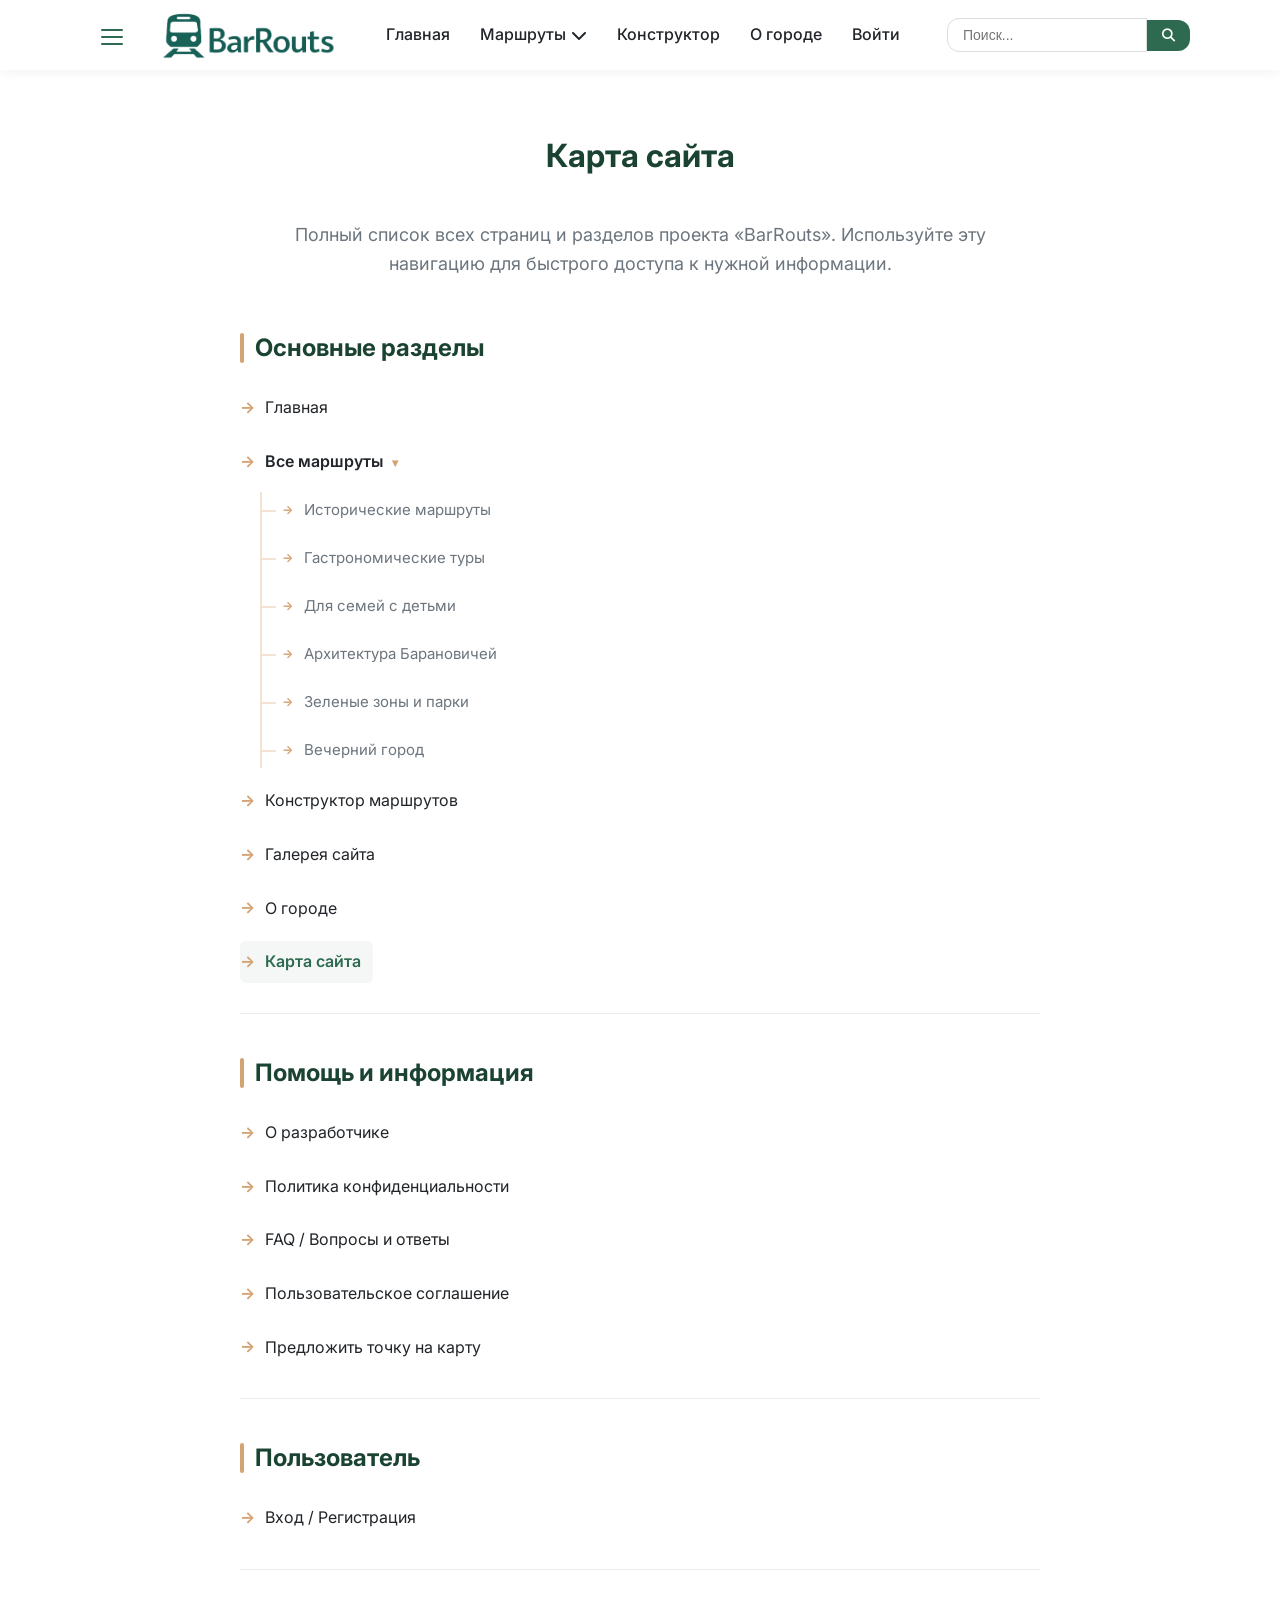
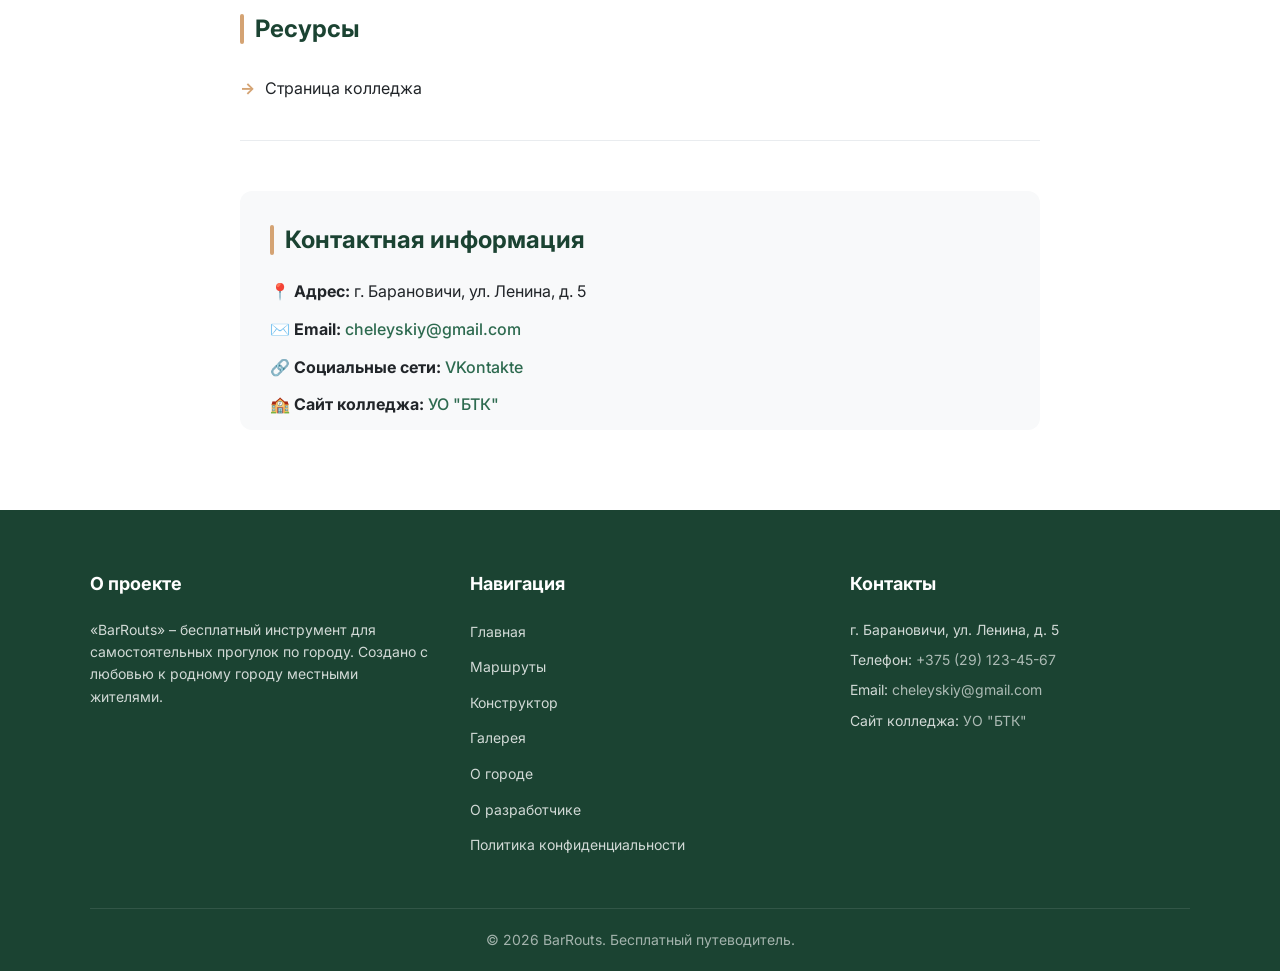
<file: sitemap.html>
<!DOCTYPE html>
<html lang="ru">
<head>
    <meta charset="UTF-8">
    <meta name="viewport" content="width=device-width, initial-scale=1.0">
    
    <title>Карта сайта - BarRouts - Челей М.А.</title>
    
    <link rel="author" href="https://vk.com/cheleyskiy">
    
    <link rel="icon" href="images/favicon.ico" type="image/x-icon">
    
    <link href="https://fonts.googleapis.com/css2?family=Inter:wght@400;500;600;700&display=swap" rel="stylesheet">
    <link rel="stylesheet" href="https://cdnjs.cloudflare.com/ajax/libs/font-awesome/6.4.0/css/all.min.css">

    <link rel="stylesheet" href="style.css">
</head>
<body class="page-sitemap">

<header>
        <div class="container">
            <nav>
                <div class="mobile-menu-wrapper">
                    <input id="menu__toggle" type="checkbox" />
                    <label class="menu__btn" for="menu__toggle" title="Открыть мобильное меню">
                        <span></span>
                    </label>
                    <label class="menu__overlay" for="menu__toggle"></label>
                    
                    <ul class="menu__box">
                        <li><a class="menu__item" href="index.html">Главная</a></li>
                        <li class="menu__has-submenu">
                            <input id="menu__routes" type="checkbox" class="menu__submenu-toggle" />
                            <label class="menu__item menu__item--parent" for="menu__routes">
                                Маршруты <i class="fas fa-chevron-down"></i>
                            </label>
                            <ul class="menu__submenu">
                                <li><a class="menu__subitem" href="404.html" title="Исторический маршрут">Исторические</a></li>
                                <li><a class="menu__subitem" href="404.html" title="Гастрономический маршрут">Гастрономические</a></li>
                                <li><a class="menu__subitem" href="404.html" title="Семейный маршрут">Для семей с детьми</a></li>
                            </ul>
                        </li>
                        <li><a class="menu__item" href="404.html">Конструктор</a></li>
                        <li><a class="menu__item" href="sitemap.html">Карта сайта</a></li>
                        <li><a class="menu__item" href="gallery.html">Галерея</a></li>
                        <li><a class="menu__item" href="404.html">О городе</a></li>
                        <li><a class="menu__item" href="developer.html">О разработчике</a></li>
                    </ul>
                </div>

                <a href="index.html" class="logo" title="Вернуться на главную страницу">
                    <img src="images/logo.png" alt="Логотип сайта Местные туры Барановичи">
                </a>

                <ul class="nav-links">
                    <li><a href="index.html" title="Главная страница">Главная</a></li>
                    <li class="has-submenu">
                        <a href="404.html" title="Все маршруты">Маршруты <i class="fas fa-chevron-down"></i></a>
                        <ul class="submenu">
                            <li><a href="404.html" title="Исторический маршрут">Исторические</a></li>
                            <li><a href="404.html" title="Гастрономический маршрут">Гастрономические</a></li>
                            <li><a href="404.html" title="Семейный маршрут">Для семей с детьми</a></li>
                        </ul>
                    </li>
                    <li><a href="404.html" title="Создать свой маршрут">Конструктор</a></li>
                    <li><a href="404.html" title="О городе Барановичи">О городе</a></li>
                    <li><a href="register.html" title="Вход в аккаунт">Войти</a></li>
                </ul>

                <div class="header-actions">
                    <div class="header-search">
                        <form action="search.html" method="GET">
                            <input type="text" name="q" placeholder="Поиск..." title="Поиск маршрута">
                            <button type="submit" title="Найти"><i class="fas fa-search"></i></button>
                        </form>
                    </div>
                </div>
            </nav>
        </div>
    </header>

    <main class="sitemap-page">
        <div class="container">
            <h1 class="section-title">Карта сайта</h1>
            <p class="sitemap-intro">Полный список всех страниц и разделов проекта «BarRouts». Используйте эту навигацию для быстрого доступа к нужной информации.</p>

            <div class="sitemap-vertical-list">
                
                <section class="sitemap-section">
                    <h2 class="sitemap-category-title">Основные разделы</h2>
                    <ul>
                        <li><a href="index.html" title="Главная страница сайта">Главная</a></li>
                        <li class="sitemap-has-children">
                            <a href="404.html" title="Каталог всех маршрутов">Все маршруты</a>
                            <ul class="sitemap-submenu">
                                <li><a href="404.html" title="Прогулки по историческим местам">Исторические маршруты</a></li>
                                <li><a href="404.html" title="Лучшие кафе и рестораны города">Гастрономические туры</a></li>
                                <li><a href="404.html" title="Места для отдыха с детьми">Для семей с детьми</a></li>
                                <li><a href="404.html" title="Знаковые здания и сооружения">Архитектура Барановичей</a></li>
                                <li><a href="404.html" title="Парки, скверы и природные зоны">Зеленые зоны и парки</a></li>
                                <li><a href="404.html" title="Вечерние прогулки по городу">Вечерний город</a></li>
                            </ul>
                        </li>
                        <li><a href="404.html" title="Инструмент создания маршрута">Конструктор маршрутов</a></li>
                        <li><a href="gallery.html" title="Галерея города и сайта">Галерея сайта</a></li>
                        <li><a href="404.html" title="История и факты о Барановичах">О городе</a></li>
                        <li><a href="sitemap.html" title="Текущая страница" class="active-link">Карта сайта</a></li>
                    </ul>
                </section>

                <section class="sitemap-section">
                    <h2 class="sitemap-category-title">Помощь и информация</h2>
                    <ul>
                        <li><a href="developer.html" title="Информация о разработчике">О разработчике</a></li>
                        <li><a href="privacy.html" title="Политика конфиденциальности">Политика конфиденциальности</a></li>
                        <li><a href="404.html" title="Часто задаваемые вопросы">FAQ / Вопросы и ответы</a></li>
                        <li><a href="404.html" title="Правила использования сайта">Пользовательское соглашение</a></li>
                        <li><a href="404.html" title="Предложить новое место">Предложить точку на карту</a></li>
                    </ul>
                </section>

                <section class="sitemap-section">
                    <h2 class="sitemap-category-title">Пользователь</h2>
                    <ul>
                        <li><a href="register.html" title="Вход в аккаунт">Вход / Регистрация</a></li>
                    </ul>
                </section>

                <section class="sitemap-section">
                    <h2 class="sitemap-category-title">Ресурсы</h2>
                    <ul>
                        <li><a href="https://www.bartc.by/index.php/ru/" title="Переход на страницу колледжа">Страница колледжа</a></li>
                    </ul>
                </section>

                <section class="sitemap-section sitemap-contacts-block" id="contacts">
                    <h2 class="sitemap-category-title">Контактная информация</h2>
                    <div class="contacts-details">
                        <p>📍 <strong>Адрес:</strong> г. Барановичи, ул. Ленина, д. 5</p>
                        <p>✉️ <strong>Email:</strong> <a href="mailto:cheleyskiy@gmail.com">cheleyskiy@gmail.com</a></p>
                        <p>🔗 <strong>Социальные сети:</strong> <a href="https://vk.com/cheleyskiy" target="_blank" rel="noopener noreferrer">VKontakte</a></p>
                        <p>🏫 <strong>Сайт колледжа:</strong> <a href="https://www.bartc.by/index.php/ru/">УО "БТК"</a></p>
                    </div>
                </section>

            </div>
        </div>
    </main>

    <footer>
        <div class="container">
            <div class="footer-content">
                <div class="footer-column">
                    <h4>О проекте</h4>
                    <p>«BarRouts» – бесплатный инструмент для самостоятельных прогулок по городу. Создано с любовью к родному городу местными жителями.</p>
                </div>
                <div class="footer-column">
                    <h4>Навигация</h4>
                    <ul>
                        <li><a href="index.html" title="Главная">Главная</a></li>
                        <li><a href="404.html" title="Маршруты">Маршруты</a></li>
                        <li><a href="404.html" title="Конструктор">Конструктор</a></li>
                        <li><a href="gallery.html">Галерея</a></li>
                        <li><a href="404.html" title="О городе">О городе</a></li>
                        <li><a href="developer.html" title="О разработчике">О разработчике</a></li>
                        <li><a href="privacy.html" title="Политика конфиденциальности">Политика конфиденциальности</a></li>
                    </ul>
                </div>
                <div class="footer-column">
                    <h4>Контакты</h4>
                    <address>
                        <p>г. Барановичи, ул. Ленина, д. 5</p>
                        <p>Телефон: <a href="tel:+375291234567" title="Позвонить нам">+375 (29) 123-45-67</a></p>
                        <p>Email: <a href="mailto:cheleyskiy@gmail.com" title="Написать нам">cheleyskiy@gmail.com</a></p>
                        <p>Сайт колледжа: <a href="https://www.bartc.by/index.php/ru/" title="Сайт колледжа">УО "БТК"</a></p>
                    </address>
                </div>
            </div>
            <div class="footer-bottom">
                <p class="copyright">© 2026 BarRouts. Бесплатный путеводитель.</p>
            </div>
        </div>
    </footer>

</body>
</html>
</file>
<file: style.css>
:root {
    --primary: #2D6A4F;
    --primary-dark: #1B4332;
    --accent: #D4A373;
    --bg-light: #F8F9FA;
    --text-dark: #212529;
    --text-gray: #6C757D;
    --white: #FFFFFF;
    --radius: 12px;
    --shadow: 0 4px 20px rgba(0,0,0,0.08);
}

* {
    margin: 0;
    padding: 0;
    box-sizing: border-box;
}

html {
    scroll-behavior: smooth;
}

body {
    font-family: 'Inter', sans-serif;
    color: var(--text-dark);
    background-color: var(--bg-light);
    line-height: 1.6;
}

a { 
    text-decoration: none; 
    color: inherit; 
}

ul { 
    list-style: none; 
}

.container {
    max-width: 1140px;
    margin: 0 auto;
    padding: 0 20px;
}

.btn {
    display: inline-block;
    padding: 14px 28px;
    border-radius: var(--radius);
    font-weight: 600;
    font-size: 16px;
    cursor: pointer;
    transition: all 0.3s ease;
    border: none;
    text-align: center;
}

.btn-primary {
    background-color: var(--primary);
    color: var(--white);
}

.btn-primary:hover { 
    background-color: var(--primary-dark); 
    transform: translateY(-2px); 
}

.btn-outline {
    background-color: transparent;
    border: 2px solid var(--white);
    color: var(--white);
}

.btn-outline:hover { 
    background-color: var(--white); 
    color: var(--primary); 
}

.btn-accent {
    background-color: var(--accent);
    color: var(--white);
}

.btn-accent:hover { 
    background-color: #b58b62; 
}

header {
    background-color: var(--white);
    box-shadow: 0 2px 10px rgba(0,0,0,0.05);
    position: sticky;
    top: 0;
    z-index: 1050;
}

nav {
    display: flex;
    align-items: center;
    height: 70px;
    gap: 20px;
    position: relative;
}

.logo {
    display: flex;
    align-items: center;
    gap: 10px;
    text-decoration: none;
    transition: opacity 0.3s ease;
}

.logo:hover {
    opacity: 0.8;
}

.logo img {
    height: 50px;
    width: auto;
    max-width: 100%;
    object-fit: contain;
    display: block;
}

.nav-links {
    display: flex;
    gap: 30px;
    align-items: center;
    flex: 1;
    justify-content: center;
}

.nav-links > li {
    position: relative;
}

.nav-links a {
    font-weight: 500;
    color: var(--text-dark);
    transition: color 0.3s;
    display: flex;
    align-items: center;
    gap: 5px;
}

.nav-links a:hover { 
    color: var(--primary); 
}

.has-submenu .submenu {
    display: none;
    position: absolute;
    top: 100%;
    left: 0;
    background-color: var(--white);
    box-shadow: var(--shadow);
    min-width: 220px;
    border-radius: var(--radius);
    padding: 10px 0;
    margin-top: 10px;
}

.has-submenu:hover .submenu {
    display: block;
}

.submenu li a {
    padding: 12px 20px;
    display: block;
    font-size: 14px;
    color: var(--text-dark);
}

.submenu li a:hover {
    background-color: var(--bg-light);
    color: var(--primary);
}

.header-search {
    flex: 0 0 auto;
}

.header-actions {
    flex-shrink: 0;
    margin-left: auto;
}

.header-search form {
    display: flex;
    align-items: center;
}

.header-search input {
    padding: 8px 15px;
    border: 1px solid #ddd;
    border-radius: var(--radius) 0 0 var(--radius);
    font-size: 14px;
    outline: none;
    width: 200px;
}

.header-search input:focus {
    border-color: var(--primary);
}

.header-search button {
    padding: 8px 15px;
    background-color: var(--primary);
    color: var(--white);
    border: none;
    border-radius: 0 var(--radius) var(--radius) 0;
    cursor: pointer;
    transition: background-color 0.3s;
}

.header-search button:hover {
    background-color: var(--primary-dark);
}

.lang-switch {
    font-weight: 600;
    color: var(--text-gray);
    cursor: pointer;
}

.hero {
    background: linear-gradient(rgba(0,0,0,0.5), rgba(0,0,0,0.5)), url('images/bar-poless.jpg') center/cover;
    color: var(--white);
    text-align: center;
    padding: 120px 20px;
    min-height: 60vh;
    display: flex;
    flex-direction: column;
    justify-content: center;
    align-items: center;
}

.hero h1 {
    font-size: 48px;
    margin-bottom: 16px;
    line-height: 1.2;
}

.hero p {
    font-size: 20px;
    margin-bottom: 32px;
    max-width: 700px;
    opacity: 0.9;
}

.hero-buttons {
    display: flex;
    gap: 16px;
    flex-wrap: wrap;
    justify-content: center;
}

.how-it-works {
    background-color: var(--white);
    padding: 80px 0;
    text-align: center;
}

.section-title {
    font-size: 32px;
    margin-bottom: 40px;
    text-align: center;
    color: var(--primary-dark);
}

.steps-grid {
    display: grid;
    grid-template-columns: repeat(3, 1fr);
    gap: 40px;
    margin-top: 40px;
}

.step-card {
    padding: 20px;
}

.step-icon {
    width: 80px;
    height: 80px;
    background-color: rgba(45, 106, 79, 0.1);
    color: var(--primary);
    border-radius: 50%;
    display: flex;
    align-items: center;
    justify-content: center;
    font-size: 32px;
    margin: 0 auto 20px;
}

.step-card h3 { 
    margin-bottom: 12px; 
    color: var(--text-dark);
}

.step-card p { 
    color: var(--text-gray); 
    font-size: 15px; 
}

.about-idea {
    background-color: var(--bg-light);
    padding: 80px 0;
}

.idea-content {
    max-width: 800px;
    margin: 0 auto;
    text-align: center;
}

.idea-content p {
    margin-bottom: 20px;
    font-size: 18px;
    color: var(--text-dark);
    line-height: 1.8;
}

.featured-route {
    padding: 80px 0;
    background-color: var(--white);
}

.route-card {
    background: var(--white);
    border-radius: var(--radius);
    box-shadow: var(--shadow);
    overflow: hidden;
    display: grid;
    grid-template-columns: 1fr 1fr;
}

.route-image {
    min-height: 400px;
    overflow: hidden;
}

.route-image img {
    width: 100%;
    height: 100%;
    object-fit: cover;
}

.route-content {
    padding: 40px;
    display: flex;
    flex-direction: column;
    justify-content: center;
}

.route-content h2 {
    font-size: 28px;
    margin-bottom: 16px;
    color: var(--primary);
}

.route-stats {
    display: flex;
    gap: 15px;
    margin-bottom: 20px;
    flex-wrap: wrap;
}

.stat-item {
    display: flex;
    align-items: center;
    gap: 8px;
    font-size: 14px;
    color: var(--text-gray);
    background: var(--bg-light);
    padding: 8px 12px;
    border-radius: 8px;
}

.route-rating {
    display: flex;
    align-items: center;
    gap: 10px;
    margin-bottom: 20px;
    font-size: 14px;
}

.rating-label {
    color: var(--text-gray);
}

.stars {
    color: #ffc107;
    font-size: 18px;
}

.rating-value {
    color: var(--text-dark);
    font-weight: 600;
}

.route-path {
    background-color: var(--bg-light);
    padding: 20px;
    border-radius: var(--radius);
    margin-bottom: 20px;
}

.route-path h3 {
    margin-bottom: 12px;
    color: var(--primary-dark);
    font-size: 16px;
}

.route-path ol {
    margin-left: 20px;
    color: var(--text-dark);
}

.route-path li {
    margin-bottom: 8px;
    font-size: 14px;
}

.route-content p {
    margin-bottom: 24px;
    color: var(--text-dark);
}

.new-routes {
    padding: 80px 0;
    background-color: var(--bg-light);
}

.routes-grid {
    display: grid;
    grid-template-columns: repeat(3, 1fr);
    gap: 30px;
    margin-bottom: 40px;
}

.route-mini-card {
    background: var(--white);
    border-radius: var(--radius);
    box-shadow: var(--shadow);
    overflow: hidden;
    transition: transform 0.3s ease, box-shadow 0.3s ease;
    display: flex;
    flex-direction: column;
}

.route-mini-card:hover {
    transform: translateY(-5px);
    box-shadow: 0 8px 30px rgba(0,0,0,0.12);
}

.route-mini-image {
    height: 200px;
    overflow: hidden;
}

.route-mini-image img {
    width: 100%;
    height: 100%;
    object-fit: cover;
    transition: transform 0.3s ease;
}

.route-mini-card:hover .route-mini-image img {
    transform: scale(1.05);
}

.route-mini-content {
    padding: 20px;
    flex: 1;
    display: flex;
    flex-direction: column;
}

.route-mini-content h3 {
    font-size: 18px;
    margin-bottom: 10px;
    color: var(--primary);
}

.route-mini-content p {
    font-size: 14px;
    color: var(--text-gray);
    margin-bottom: 15px;
    flex: 1;
}

.route-mini-stats {
    display: flex;
    gap: 15px;
    font-size: 13px;
    color: var(--text-gray);
}

.route-mini-stats span {
    display: flex;
    align-items: center;
    gap: 5px;
}

.center-button {
    text-align: center;
}

.community-section {
    padding: 80px 0;
    background-color: var(--bg-light);
}

.community-card {
    background-color: var(--white);
    border-radius: var(--radius);
    box-shadow: var(--shadow);
    display: grid;
    grid-template-columns: 1.5fr 1fr;
    overflow: hidden;
    margin-bottom: 20px;
}

.community-content {
    padding: 40px;
}

.community-intro {
    font-size: 18px;
    color: var(--text-dark);
    margin-bottom: 30px;
    line-height: 1.6;
}

.community-features {
    display: grid;
    grid-template-columns: repeat(3, 1fr);
    gap: 25px;
    margin-bottom: 30px;
}

.feature-item {
    text-align: center;
}

.feature-item i {
    font-size: 28px;
    color: var(--primary);
    margin-bottom: 12px;
    display: block;
}

.feature-item h4 {
    font-size: 16px;
    margin-bottom: 8px;
    color: var(--primary-dark);
    font-weight: 600;
}

.feature-item p {
    font-size: 14px;
    color: var(--text-gray);
    line-height: 1.5;
}

.community-stats {
    display: flex;
    justify-content: space-between;
    gap: 20px;
    margin-bottom: 30px;
    padding: 20px 0;
    border-top: 1px solid #e9ecef;
    border-bottom: 1px solid #e9ecef;
}

.stat-box {
    text-align: center;
    flex: 1;
}

.stat-number {
    display: block;
    font-size: 28px;
    font-weight: 700;
    color: var(--primary);
    margin-bottom: 4px;
}

.stat-label {
    font-size: 13px;
    color: var(--text-gray);
    text-transform: uppercase;
    letter-spacing: 0.5px;
}

.community-image {
    background-color: #e9ecef;
    display: flex;
    align-items: center;
    justify-content: center;
    overflow: hidden;
    min-height: 100%;
}

.community-image img {
    width: 100%;
    height: 100%;
    object-fit: cover;
}

.community-note {
    text-align: center;
    font-size: 15px;
    color: var(--text-gray);
    margin-top: 10px;
    font-style: italic;
}

footer {
    background-color: var(--primary-dark);
    color: var(--white);
    padding: 60px 0 20px;
}

.footer-content {
    display: grid;
    grid-template-columns: repeat(3, 1fr);
    gap: 40px;
    margin-bottom: 40px;
}

.footer-column h4 {
    margin-bottom: 20px;
    font-size: 18px;
}

.footer-column p {
    font-size: 14px;
    line-height: 1.6;
    opacity: 0.8;
}

.footer-column ul li {
    margin-bottom: 10px;
}

.footer-column a {
    font-size: 14px;
    opacity: 0.8;
    transition: opacity 0.3s;
}

.footer-column a:hover {
    opacity: 1;
}

.footer-column address {
    font-style: normal;
}

.footer-column address p {
    margin-bottom: 8px;
}

.footer-bottom {
    border-top: 1px solid rgba(255,255,255,0.1);
    padding-top: 20px;
    text-align: center;
}

.copyright {
    color: rgba(255,255,255,0.6);
    font-size: 14px;
}

.copyright a {
    color: rgba(255,255,255,0.8);
}

.page-404 .error-page {
    min-height: 80vh;
    display: flex;
    align-items: center;
    justify-content: center;
    padding: 40px 20px;
    background-color: var(--bg-light);
    background-image: radial-gradient(circle, rgba(45, 106, 79, 0.06) 1.5px, transparent 1.5px);
    background-size: 24px 24px;
}

.page-404 .error-content {
    text-align: center;
    max-width: 750px;
    width: 100%;
    padding: 40px;
    background: var(--white);
    border-radius: var(--radius);
    box-shadow: var(--shadow);
    position: relative;
    border: 1px solid rgba(212, 163, 115, 0.3);
}

.page-404 .css-game-map {
    position: relative;
    width: 100%;
    max-width: 550px;
    height: 380px;
    margin: 0 auto 30px;
    background-color: #f4ecd8;
    border: 3px double var(--primary-dark);
    border-radius: var(--radius);
    overflow: hidden;
    box-shadow: inset 0 0 40px rgba(0,0,0,0.08);
}

.page-404 .map-background {
    width: 100%;
    height: 100%;
    background-image:
        repeating-linear-gradient(45deg, transparent, transparent 15px, rgba(45, 106, 79, 0.04) 15px, rgba(45, 106, 79, 0.04) 30px),
        radial-gradient(circle at 25% 30%, rgba(212, 163, 115, 0.4) 0%, transparent 40%),
        radial-gradient(circle at 75% 60%, rgba(45, 106, 79, 0.15) 0%, transparent 50%);
}

.page-404 .map-lines {
    position: absolute;
    top: 0; left: 0;
    width: 100%; height: 100%;
    z-index: 1;
    pointer-events: none;
}
.page-404 .map-lines svg {
    width: 100%; height: 100%;
    overflow: visible;
}

.page-404 .route-line {
    fill: none;
    stroke: var(--primary);
    stroke-width: 4;
    stroke-linecap: round;
    stroke-dasharray: 1000;
    stroke-dashoffset: 1000;
    opacity: 0;
    transition: stroke-dashoffset 0.8s cubic-bezier(0.4, 0, 0.2, 1), opacity 0.3s ease;
    filter: drop-shadow(0 2px 4px rgba(45, 106, 79, 0.3));
}

.page-404 .route-line.active {
    opacity: 1;
    stroke-dashoffset: 0;
}

.page-404 .map-point {
    position: absolute;
    width: 44px;
    height: 44px;
    border-radius: 50%;
    background-color: rgba(255, 255, 255, 0.9);
    border: 2px dashed var(--primary);
    cursor: pointer;
    display: flex;
    align-items: center;
    justify-content: center;
    transition: all 0.3s cubic-bezier(0.175, 0.885, 0.32, 1.275);
    z-index: 3;
    transform: translate(-50%, -50%);
}

.page-404 .map-point:hover {
    background-color: var(--accent);
    border-style: solid;
    transform: translate(-50%, -50%) scale(1.15);
}

.page-404 .point-marker {
    font-weight: 800;
    color: var(--primary-dark);
    font-size: 18px;
}

.page-404 .map-point.found {
    background-color: var(--primary);
    border-color: var(--white);
    transform: translate(-50%, -50%) scale(1.1);
    box-shadow: 0 0 0 4px rgba(45, 106, 79, 0.2), 0 4px 12px rgba(0,0,0,0.15);
    cursor: default;
}
.page-404 .map-point.found .point-marker {
    color: var(--white);
    font-size: 20px;
}

@keyframes shake {
    0%, 100% { transform: translate(-50%, -50%) translateX(0); }
    20%, 60% { transform: translate(-50%, -50%) translateX(-6px); }
    40%, 80% { transform: translate(-50%, -50%) translateX(6px); }
}
.page-404 .map-point.shake {
    animation: shake 0.4s ease-in-out;
    border-color: #e74c3c;
    background-color: #fadbd8;
}

.page-404 .game-progress {
    position: absolute;
    bottom: 15px;
    left: 15px;
    background: rgba(255, 255, 255, 0.95);
    padding: 8px 16px;
    border-radius: 20px;
    font-size: 14px;
    font-weight: 600;
    color: var(--primary-dark);
    z-index: 4;
    box-shadow: 0 2px 8px rgba(0,0,0,0.1);
}

.page-404 .game-win-overlay {
    position: absolute;
    top: 0; left: 0;
    width: 100%; height: 100%;
    background-color: rgba(27, 67, 50, 0.92);
    display: flex;
    align-items: center;
    justify-content: center;
    opacity: 0;
    visibility: hidden;
    transition: all 0.5s ease;
    z-index: 10;
    backdrop-filter: blur(2px);
}

.page-404 .game-win-overlay.visible {
    opacity: 1;
    visibility: visible;
}

.page-404 .win-content {
    text-align: center;
    color: var(--white);
    padding: 30px;
    animation: popIn 0.6s cubic-bezier(0.175, 0.885, 0.32, 1.275);
}
.page-404 .win-content h3 { font-size: 26px; margin-bottom: 12px; color: var(--accent); }
.page-404 .win-content p { margin-bottom: 24px; font-size: 15px; opacity: 0.9; }

@keyframes popIn {
    0% { transform: scale(0.7); opacity: 0; }
    100% { transform: scale(1); opacity: 1; }
}

.page-404 .error-actions {
    display: flex;
    gap: 16px;
    justify-content: center;
    flex-wrap: wrap;
    margin-top: 10px;
}

.page-404 .error-code-wrapper {
    display: flex;
    align-items: center;
    justify-content: center;
    gap: 15px;
    margin-bottom: 25px;
}

.page-404 .error-digit {
    font-size: 140px;
    font-weight: 900;
    color: var(--primary-dark);
    line-height: 1;
    font-family: 'Georgia', serif;
    letter-spacing: -4px;
    text-shadow: 2px 2px 0 rgba(212, 163, 115, 0.2);
}

.page-404 .compass-wrapper {
    display: flex;
    align-items: center;
    justify-content: center;
    margin-top: -8px;
}

.page-404 .compass {
    width: 130px;
    height: 130px;
    border: 5px solid var(--primary-dark);
    border-radius: 50%;
    position: relative;
    background: var(--white);
    box-shadow: 
        inset 0 0 20px rgba(45, 106, 79, 0.15),
        0 6px 20px rgba(27, 67, 50, 0.2);
}

.page-404 .compass::before,
.page-404 .compass::after {
    content: '';
    position: absolute;
    background: var(--primary-dark);
}
.page-404 .compass::before {
    width: 2px;
    height: 12px;
    top: 5px;
    left: 50%;
    transform: translateX(-50%);
    box-shadow: 0 106px 0 var(--primary-dark);
}
.page-404 .compass::after {
    height: 2px;
    width: 12px;
    left: 5px;
    top: 50%;
    transform: translateY(-50%);
    box-shadow: 106px 0 0 var(--primary-dark);
}

.page-404 .needle {
    width: 6px;
    height: 90px;
    background: linear-gradient(to bottom, #c0392b 50%, var(--primary-dark) 50%);
    position: absolute;
    top: 50%;
    left: 50%;
    transform: translate(-50%, -50%);
    border-radius: 3px;
    animation: compassSearch 3.5s ease-in-out infinite;
    box-shadow: 0 0 5px rgba(0, 0, 0, 0.25);
    z-index: 1;
}

.page-404 .needle::before {
    content: '';
    position: absolute;
    top: -12px;
    left: 50%;
    transform: translateX(-50%);
    border-left: 9px solid transparent;
    border-right: 9px solid transparent;
    border-bottom: 16px solid #c0392b;
}

.page-404 .needle::after {
    content: '';
    position: absolute;
    bottom: -12px;
    left: 50%;
    transform: translateX(-50%);
    border-left: 9px solid transparent;
    border-right: 9px solid transparent;
    border-top: 16px solid var(--primary-dark);
}

.page-404 .center-dot {
    width: 16px;
    height: 16px;
    background: var(--accent);
    border: 3px solid var(--primary-dark);
    border-radius: 50%;
    position: absolute;
    top: 50%;
    left: 50%;
    transform: translate(-50%, -50%);
    z-index: 2;
    box-shadow: 0 0 0 3px rgba(255, 255, 255, 0.9);
}

.page-404 .error-title {
    font-size: 28px;
    color: var(--primary-dark);
    margin: 0 0 15px;
    font-family: 'Georgia', serif;
    line-height: 1.3;
}

.page-404 .error-description {
    font-size: 17px;
    color: var(--text-gray);
    line-height: 1.7;
    margin-bottom: 35px;
    max-width: 560px;
    margin-left: auto;
    margin-right: auto;
}

.page-404 .error-actions {
    display: flex;
    gap: 18px;
    justify-content: center;
    flex-wrap: wrap;
}

.page-404 .btn-primary {
    background-color: var(--primary);
    color: var(--white);
    border: 2px solid var(--primary);
}
.page-404 .btn-primary:hover {
    background-color: var(--primary-dark);
    border-color: var(--primary-dark);
    transform: translateY(-2px);
}

.page-404 .btn-secondary {
    background-color: transparent;
    color: var(--primary-dark);
    border: 2px solid var(--accent);
}
.page-404 .btn-secondary:hover {
    background-color: var(--accent);
    color: var(--white);
    transform: translateY(-2px);
}

@keyframes compassSearch {
    0%   { transform: translate(-50%, -50%) rotate(0deg); }
    20%  { transform: translate(-50%, -50%) rotate(55deg); }
    40%  { transform: translate(-50%, -50%) rotate(-35deg); }
    60%  { transform: translate(-50%, -50%) rotate(110deg); }
    80%  { transform: translate(-50%, -50%) rotate(-15deg); }
    100% { transform: translate(-50%, -50%) rotate(0deg); }
}

#menu__toggle {
    position: absolute;
    opacity: 0;
    pointer-events: none;
}

.mobile-menu-wrapper {
    display: flex;
    align-items: center;
    flex-shrink: 0;
    position: relative;
    z-index: 1051;
    margin-right: 4px;
}

.mobile-menu-wrapper .menu__btn {
    display: flex;
    align-items: center;
    justify-content: center;
    width: 44px;
    height: 44px;
    margin-top: 3px;
    padding: 0;
    border: none;
    background: transparent;
    border-radius: 10px;
    cursor: pointer;
    flex-shrink: 0;
    transition: background-color 0.3s ease;
}

.mobile-menu-wrapper .menu__btn:hover {
    background-color: var(--bg-light);
}

.mobile-menu-wrapper .menu__btn > span {
    display: block;
    position: relative;
    width: 22px;
    height: 2px;
    background-color: var(--primary);
    border-radius: 2px;
    transition: background-color 0.3s ease-in-out;
}

.mobile-menu-wrapper .menu__btn > span::before,
.mobile-menu-wrapper .menu__btn > span::after {
    content: '';
    position: absolute;
    left: 0;
    width: 100%;
    height: 2px;
    background-color: var(--primary);
    border-radius: 2px;
    transition: transform 0.3s ease-in-out, top 0.3s ease-in-out, bottom 0.3s ease-in-out;
}

.mobile-menu-wrapper .menu__btn > span::before {
    top: -7px;
}

.mobile-menu-wrapper .menu__btn > span::after {
    bottom: -7px;
}

#menu__toggle:checked ~ .menu__btn > span {
    background-color: transparent;
}

#menu__toggle:checked ~ .menu__btn > span::before {
    top: 0;
    transform: rotate(45deg);
}

#menu__toggle:checked ~ .menu__btn > span::after {
    bottom: 0;
    transform: rotate(-45deg);
}

.mobile-menu-wrapper .menu__box {
    position: fixed;
    top: 70px;
    left: -100%;
    visibility: hidden;
    opacity: 0;
    width: min(300px, 85vw);
    height: calc(100vh - 70px);
    background-color: var(--white);
    box-shadow: 4px 0 15px rgba(0, 0, 0, 0.1);
    padding: 20px;
    list-style: none;
    z-index: 1045;
    transition: left 0.3s ease-in-out, opacity 0.3s ease-in-out, visibility 0.3s ease-in-out;
    overflow-y: auto;
}

#menu__toggle:checked ~ .menu__box {
    left: 0;
    visibility: visible;
    opacity: 1;
}

.mobile-menu-wrapper .menu__item {
    display: block;
    padding: 15px 0;
    color: var(--text-dark);
    font-size: 18px;
    font-weight: 500;
    text-decoration: none;
    border-bottom: 1px solid var(--bg-light);
    transition: color 0.3s, padding-left 0.3s;
}

.mobile-menu-wrapper .menu__item:hover {
    color: var(--primary);
    padding-left: 10px;
}

.menu__submenu-toggle {
    position: absolute;
    opacity: 0;
    pointer-events: none;
}

.mobile-menu-wrapper .menu__has-submenu {
    border-bottom: 1px solid var(--bg-light);
}

.mobile-menu-wrapper .menu__item--parent {
    display: flex;
    justify-content: space-between;
    align-items: center;
    cursor: pointer;
    border-bottom: none;
}

.mobile-menu-wrapper .menu__item--parent i {
    font-size: 14px;
    transition: transform 0.3s ease;
}

.menu__submenu-toggle:checked ~ .menu__item--parent {
    color: var(--primary);
}

.menu__submenu-toggle:checked ~ .menu__item--parent i {
    transform: rotate(180deg);
}

.mobile-menu-wrapper .menu__submenu {
    list-style: none;
    max-height: 0;
    overflow: hidden;
    transition: max-height 0.3s ease;
}

.menu__submenu-toggle:checked ~ .menu__submenu {
    max-height: 220px;
}

.mobile-menu-wrapper .menu__subitem {
    display: block;
    padding: 12px 0 12px 16px;
    color: var(--text-gray);
    font-size: 16px;
    font-weight: 500;
    text-decoration: none;
    transition: color 0.3s, padding-left 0.3s;
}

.mobile-menu-wrapper .menu__subitem:hover {
    color: var(--primary);
    padding-left: 24px;
}

.mobile-menu-wrapper .menu__overlay {
    position: fixed;
    top: 70px;
    left: 0;
    width: 100%;
    height: calc(100vh - 70px);
    background: rgba(0, 0, 0, 0.5);
    z-index: 1030;
    opacity: 0;
    visibility: hidden;
    cursor: pointer;
    transition: opacity 0.3s, visibility 0.3s;
}

#menu__toggle:checked ~ .menu__overlay {
    opacity: 1;
    visibility: visible;
}

@media (max-width: 768px) {
    .nav-links,
    .header-actions {
        display: none;
    }

    .logo img {
        height: 40px;
    }
}

#passport-mode-login,
#passport-mode-reg {
  display: none;
}

.passport-auth {
  display: flex;
  flex-direction: column;
  align-items: center;
  gap: 20px;
  padding: 24px 0 48px;
  background: #1B4332;
  background-image: radial-gradient(circle at 20% 30%, #2D6A4F, #1B4332);
  min-height: 540px;
  font-family: 'Georgia', 'Times New Roman', serif;
  box-sizing: border-box;
}

.passport-auth *,
.passport-auth *::before,
.passport-auth *::after {
  box-sizing: border-box;
  margin: 0;
  padding: 0;
}

.passport-auth__controls {
  display: flex;
  gap: 16px;
}

.passport-auth__tab {
  background: #e8f5ee;
  padding: 10px 28px;
  cursor: pointer;
  font-weight: bold;
  text-transform: uppercase;
  letter-spacing: 1px;
  color: #1B4332;
  border: 2px solid #1B4332;
  border-radius: 30px;
  font-family: inherit;
  font-size: 15px;
  box-shadow: 0 4px 6px rgba(0, 0, 0, 0.3);
  transition: background 0.3s, color 0.3s, border-color 0.3s, transform 0.3s;
  user-select: none;
}

label[for="passport-mode-login"].passport-auth__tab {
  background: #2D6A4F;
  color: #ffffff;
  border-color: #2D6A4F;
  transform: scale(1.05);
}

#passport-mode-reg:checked ~ .passport-auth label[for="passport-mode-reg"].passport-auth__tab {
  background: #2D6A4F;
  color: #ffffff;
  border-color: #2D6A4F;
  transform: scale(1.05);
}

#passport-mode-reg:checked ~ .passport-auth label[for="passport-mode-login"].passport-auth__tab {
  background: #e8f5ee;
  color: #1B4332;
  border-color: #1B4332;
  transform: scale(1);
}

.passport-auth__book {
  width: 660px;
  height: 460px;
  perspective: 2000px;
  position: relative;
}

.passport-auth__page {
  position: absolute;
  top: 0;
  height: 100%;
  background: #fffef7;
  background-image: radial-gradient(circle at 10px 10px, #eee8d5 1px, transparent 1px);
  background-size: 20px 20px;
  border: 1px solid #c5d9cc;
  box-shadow: inset 0 0 15px rgba(0, 0, 0, 0.1);
}

.passport-auth__page--left {
  left: 0;
  width: 50%;
  border-radius: 10px 0 0 10px;
  border-right: none;
  padding: 30px 24px;
  display: flex;
  flex-direction: column;
  align-items: center;
  justify-content: center;
  text-align: center;
  z-index: 1;
}

.passport-auth__page--right {
  right: 0;
  width: 50%;
  border-radius: 0 10px 10px 0;
  border-left: none;
  padding: 28px 22px;
  display: flex;
  flex-direction: column;
  z-index: 1;
}

.passport-auth__flip {
  position: absolute;
  top: 0;
  left: 50%;
  width: 50%;
  height: 100%;
  transform-origin: left center;
  transform-style: preserve-3d;
  transition: transform 0.85s cubic-bezier(0.645, 0.045, 0.355, 1);
  z-index: 10;
}

#passport-mode-reg:checked ~ .passport-auth .passport-auth__flip {
  transform: rotateY(-180deg);
}

.passport-auth__flip-front,
.passport-auth__flip-back {
  position: absolute;
  inset: 0;
  backface-visibility: hidden;
  background: #fffef7;
  background-image: radial-gradient(circle at 10px 10px, #eee8d5 1px, transparent 1px);
  background-size: 20px 20px;
  border: 1px solid #c5d9cc;
  box-shadow: inset 0 0 15px rgba(0, 0, 0, 0.1);
  display: flex;
  flex-direction: column;
}

.passport-auth__flip-front {
  padding: 28px 22px;
  border-left: none;
  border-radius: 0 10px 10px 0;
}

.passport-auth__flip-back {
  padding: 30px 24px;
  transform: rotateY(180deg);
  border-right: none;
  border-radius: 10px 0 0 10px;
  align-items: center;
  justify-content: center;
  text-align: center;
}

.passport-auth__spine {
  position: absolute;
  left: 50%;
  top: 0;
  width: 2px;
  height: 100%;
  background: linear-gradient(to right, rgba(0, 0, 0, 0.15), rgba(0, 0, 0, 0.04));
  z-index: 20;
  pointer-events: none;
}

.passport-auth__heading {
  font-size: 24px;
  text-transform: uppercase;
  letter-spacing: 3px;
  color: #1B4332;
  margin-bottom: 14px;
  line-height: 1.2;
}

.passport-auth__desc {
  font-style: italic;
  color: #4a7a62;
  font-size: 15px;
  line-height: 1.6;
}

.passport-auth__stamp {
  margin-top: 28px;
  font-size: 20px;
  border: 3px solid #2D6A4F;
  color: #2D6A4F;
  padding: 7px 18px;
  transform: rotate(-5deg);
  font-weight: bold;
  letter-spacing: 2px;
  opacity: 0.85;
}

.passport-auth__form-title {
  font-size: 20px;
  text-align: center;
  color: #1B4332;
  border-bottom: 2px solid #D4A373;
  padding-bottom: 10px;
  margin-bottom: 16px;
  letter-spacing: 2px;
}

.passport-auth__form-group {
  margin-bottom: 12px;
  display: flex;
  flex-direction: column;
}

.passport-auth__form-group label {
  font-size: 12px;
  color: #2D6A4F;
  margin-bottom: 4px;
  font-weight: bold;
  cursor: default;
}

.passport-auth__form-group input,
.passport-auth__form-group select {
  padding: 7px 10px;
  border: 2px solid #a8c9b5;
  border-radius: 6px;
  font-family: inherit;
  background: #f6faf8;
  font-size: 13px;
  color: #1B4332;
  transition: border-color 0.3s;
}

.passport-auth__form-group input:focus,
.passport-auth__form-group select:focus {
  outline: none;
  border-color: #2D6A4F;
  box-shadow: 0 0 0 3px rgba(45, 106, 79, 0.12);
}

.passport-auth__select {
  appearance: none;
  background-image: url("data:image/svg+xml;charset=UTF-8,%3csvg xmlns='http://www.w3.org/2000/svg' viewBox='0 0 24 24' fill='%232D6A4F'%3e%3cpath d='M7 10l5 5 5-5z'/%3e%3c/svg%3e");
  background-repeat: no-repeat;
  background-position: right 10px center;
  background-size: 16px;
}

.passport-auth__btn {
  background: #2D6A4F;
  color: #ffffff;
  border: none;
  padding: 11px;
  font-weight: bold;
  text-transform: uppercase;
  letter-spacing: 1px;
  border-radius: 6px;
  cursor: pointer;
  margin-top: 6px;
  font-family: inherit;
  font-size: 13px;
  transition: background 0.3s;
}

.passport-auth__btn:hover {
  background: #1B4332;
}

.passport-auth__note {
  text-align: center;
  font-size: 11px;
  color: #4a7a62;
  margin-top: 8px;
  font-style: italic;
}

.gallery-hero {
  background: linear-gradient(135deg, var(--primary-dark) 0%, var(--primary) 100%);
  padding: 60px 0 50px;
  text-align: center;
}

.gallery-hero .section-title {
  color: var(--white);
  margin-bottom: 14px;
}

.gallery-hero__sub {
  font-size: 18px;
  color: rgba(255, 255, 255, 0.82);
  max-width: 560px;
  margin: 0 auto;
  line-height: 1.6;
}

.gallery-section {
  background: var(--white);
  padding: 0 0 50px;
}

.slider {
  position: relative;
  max-width: 860px;
  margin: 0 auto;
  user-select: none;
  padding-top: 40px;
}

.slide {
  display: none;
  position: relative;
  border-radius: var(--radius);
  overflow: visible;
  scroll-margin-top: 130px;
}

.slide:target {
  display: block;
}

.slider:not(:has(.slide:target)) .slide:first-of-type {
  display: block;
}

.slide__img-link {
  display: block;
  position: relative;
  border-radius: var(--radius);
  overflow: hidden;
  cursor: zoom-in;
}

.slide__img {
  width: 100%;
  height: 480px;
  object-fit: cover;
  display: block;
  border-radius: var(--radius);
  transition: transform 0.4s ease;
}

.slide__img-link:hover .slide__img {
  transform: scale(1.02);
}

.slide__zoom {
  position: absolute;
  top: 16px;
  right: 16px;
  width: 42px;
  height: 42px;
  background: rgba(27, 67, 50, 0.82);
  color: var(--white);
  border-radius: 50%;
  display: flex;
  align-items: center;
  justify-content: center;
  font-size: 16px;
  opacity: 0;
  transition: opacity 0.3s;
  pointer-events: none;
}

.slide__img-link:hover .slide__zoom {
  opacity: 1;
}

.slide__caption {
  display: flex;
  align-items: baseline;
  gap: 16px;
  padding: 16px 4px 0;
  color: rgba(255, 255, 255, 0.85);
  font-size: 15px;
  line-height: 1.5;
}

.slide__num {
  flex-shrink: 0;
  font-size: 13px;
  font-weight: 700;
  color: var(--accent);
  letter-spacing: 1px;
}

.slide__arrow {
  position: absolute;
  top: 50%;
  transform: translateY(calc(-50% - 28px));
  z-index: 5;
  width: 48px;
  height: 48px;
  background: rgba(27, 67, 50, 0.85);
  color: var(--white);
  border: 2px solid rgba(255, 255, 255, 0.2);
  border-radius: 50%;
  display: flex;
  align-items: center;
  justify-content: center;
  font-size: 20px;
  text-decoration: none;
  transition: background 0.25s, border-color 0.25s, transform 0.25s;
  line-height: 1;
}

.slide__arrow--prev { left: -64px; }
.slide__arrow--next { right: -64px; }

.slide__arrow:hover {
  background: var(--primary);
  border-color: var(--accent);
  transform: translateY(calc(-50% - 28px)) scale(1.08);
}

.slider__dots {
  display: flex;
  justify-content: center;
  gap: 10px;
  padding-top: 24px;
}

.slider__dot {
  width: 10px;
  height: 10px;
  border-radius: 50%;
  background: var(--accent);
  border: 2px solid rgba(255, 255, 255, 0.4);
  transition: background 0.25s, border-color 0.25s, transform 0.25s;
  display: block;
}

.slider__dot:hover {
  background: var(--accent);
  border-color: var(--accent);
  transform: scale(1.3);
}

#slide1:target ~ .slider__dots .slider__dot:nth-child(1),
#slide2:target ~ .slider__dots .slider__dot:nth-child(2),
#slide3:target ~ .slider__dots .slider__dot:nth-child(3),
#slide4:target ~ .slider__dots .slider__dot:nth-child(4),
#slide5:target ~ .slider__dots .slider__dot:nth-child(5),
#slide6:target ~ .slider__dots .slider__dot:nth-child(6) {
  background: var(--accent);
  border-color: var(--accent);
  transform: scale(1.3);
}

.slider:not(:has(.slide:target)) .slider__dots .slider__dot:nth-child(1) {
  background: var(--accent);
  border-color: var(--accent);
  transform: scale(1.3);
}

.gallery-grid-section {
  background: var(--bg-light);
  padding: 70px 0 80px;
}

.gallery-grid {
  display: grid;
  grid-template-columns: repeat(3, 1fr);
  gap: 20px;
  margin-top: 40px;
}

.gallery-grid__item {
  display: block;
  position: relative;
  border-radius: var(--radius);
  overflow: hidden;
  aspect-ratio: 4 / 3;
  box-shadow: var(--shadow);
  cursor: zoom-in;
  text-decoration: none;
}

.gallery-grid__item img {
  width: 100%;
  height: 100%;
  object-fit: cover;
  display: block;
  transition: transform 0.4s ease;
}

.gallery-grid__item:hover img {
  transform: scale(1.06);
}

.gallery-grid__overlay {
  position: absolute;
  inset: 0;
  background: linear-gradient(
    to top,
    rgba(27, 67, 50, 0.85) 0%,
    rgba(27, 67, 50, 0.1) 50%,
    transparent 100%
  );
  display: flex;
  flex-direction: column;
  align-items: center;
  justify-content: flex-end;
  padding: 16px;
  opacity: 0;
  transition: opacity 0.35s ease;
  color: var(--white);
  text-align: center;
}

.gallery-grid__item:hover .gallery-grid__overlay {
  opacity: 1;
}

.gallery-grid__overlay i {
  font-size: 22px;
  margin-bottom: 8px;
  color: var(--accent);
}

.gallery-grid__overlay span {
  font-size: 14px;
  font-weight: 600;
  line-height: 1.3;
}

.lightbox {
  display: none;
  position: fixed;
  inset: 0;
  z-index: 2000;
  align-items: center;
  justify-content: center;
}

.lightbox:target {
  display: flex;
}

.lightbox__backdrop {
  position: absolute;
  inset: 0;
  background: rgba(10, 26, 18, 0.92);
  backdrop-filter: blur(4px);
  cursor: zoom-out;
}

.lightbox__content {
  position: relative;
  z-index: 1;
  display: flex;
  flex-direction: column;
  align-items: center;
  max-width: min(90vw, 1100px);
  max-height: 92vh;
  padding: 0 64px;
}

.lightbox__img {
  max-width: 100%;
  max-height: 78vh;
  object-fit: contain;
  border-radius: var(--radius);
  box-shadow: 0 20px 60px rgba(0, 0, 0, 0.6);
  display: block;
}

.lightbox__caption {
  color: rgba(255, 255, 255, 0.85);
  font-size: 15px;
  margin-top: 16px;
  text-align: center;
  max-width: 640px;
  line-height: 1.5;
}

.lightbox__close {
  position: fixed;
  top: 20px;
  right: 24px;
  width: 48px;
  height: 48px;
  background: rgba(27, 67, 50, 0.9);
  color: var(--white);
  border-radius: 50%;
  display: flex;
  align-items: center;
  justify-content: center;
  font-size: 28px;
  text-decoration: none;
  line-height: 1;
  transition: background 0.25s, transform 0.25s;
  border: 2px solid rgba(255, 255, 255, 0.2);
}

.lightbox__close:hover {
  background: var(--primary);
  transform: rotate(90deg) scale(1.1);
}

.lightbox__nav {
  position: absolute;
  top: 50%;
  transform: translateY(-50%);
  width: 52px;
  height: 52px;
  background: rgba(27, 67, 50, 0.85);
  color: var(--white);
  border: 2px solid rgba(255, 255, 255, 0.2);
  border-radius: 50%;
  display: flex;
  align-items: center;
  justify-content: center;
  font-size: 22px;
  text-decoration: none;
  transition: background 0.25s, border-color 0.25s, transform 0.25s;
  line-height: 1;
}

.lightbox__nav--prev { left: 0; }
.lightbox__nav--next { right: 0; }

.lightbox__nav:hover {
  background: var(--primary);
  border-color: var(--accent);
  transform: translateY(-50%) scale(1.1);
}

.developer-section {
    padding: 80px 0;
    background-color: var(--bg-light);
}

.developer-content {
    display: grid;
    grid-template-columns: 1fr 2fr;
    gap: 40px;
    align-items: start;
}

.developer-photo {
    text-align: center;
}

.developer-photo img {
    width: 100%;
    max-width: 350px;
    border-radius: var(--radius);
    box-shadow: var(--shadow);
    object-fit: cover;
}

.developer-name {
    margin-top: 20px;
    font-size: 20px;
    font-weight: 700;
    color: var(--primary-dark);
}

.developer-role {
    font-size: 15px;
    color: var(--text-gray);
}

.developer-socials {
    margin-top: 20px;
    display: flex;
    justify-content: center;
    gap: 15px;
    flex-wrap: wrap;
}

.developer-socials .btn-outline {
    color: var(--primary);
    border-color: var(--primary);
}

.developer-socials .btn-outline:hover {
    background-color: var(--primary);
    color: var(--white);
}

.developer-bio p {
    margin-bottom: 20px;
    font-size: 16px;
    line-height: 1.8;
    color: var(--text-dark);
}

.developer-bio p:last-child {
    margin-bottom: 0;
}

.privacy-content {
    padding: 60px 20px;
    max-width: 900px;
    background-color: var(--white);
    border-radius: var(--radius);
    box-shadow: var(--shadow);
    margin: 40px auto;
}

.privacy-content h1 {
    font-size: 36px;
    color: var(--primary-dark);
    margin-bottom: 10px;
    text-align: center;
}

.privacy-content .last-updated {
    text-align: center;
    color: var(--text-gray);
    font-size: 14px;
    margin-bottom: 40px;
    font-style: italic;
}

.privacy-content section {
    margin-bottom: 35px;
}

.privacy-content h2 {
    font-size: 24px;
    color: var(--primary);
    margin-bottom: 15px;
    padding-bottom: 8px;
    border-bottom: 2px solid var(--bg-light);
}

.privacy-content p {
    font-size: 16px;
    line-height: 1.7;
    color: var(--text-dark);
    margin-bottom: 15px;
}

.privacy-content ul {
    list-style-type: disc;
    margin-left: 25px;
    margin-bottom: 15px;
}

.privacy-content ul li {
    font-size: 16px;
    line-height: 1.7;
    color: var(--text-dark);
    margin-bottom: 10px;
}

.privacy-content address {
    background-color: var(--bg-light);
    padding: 20px;
    border-radius: var(--radius);
    font-style: normal;
}

.privacy-content address p {
    margin-bottom: 10px;
    display: flex;
    align-items: center;
    gap: 10px;
}

.privacy-content address a {
    color: var(--primary);
    font-weight: 500;
    transition: color 0.3s;
}

.privacy-content address a:hover {
    color: var(--primary-dark);
    text-decoration: underline;
}

.page-sitemap .sitemap-page {
    padding: 60px 0 80px;
    background-color: var(--white);
    min-height: 60vh;
}

.page-sitemap .sitemap-intro {
    text-align: center;
    max-width: 700px;
    margin: 0 auto 50px;
    color: var(--text-gray);
    font-size: 18px;
    line-height: 1.6;
}

.page-sitemap .sitemap-vertical-list {
    max-width: 800px;
    margin: 0 auto;
    display: flex;
    flex-direction: column;
    gap: 40px;
}

.page-sitemap .sitemap-section {
    padding-bottom: 30px;
    border-bottom: 1px solid #e9ecef;
}

.page-sitemap .sitemap-section:last-child {
    border-bottom: none;
    padding-bottom: 0;
}

.page-sitemap .sitemap-category-title {
    font-size: 24px;
    color: var(--primary-dark);
    margin-bottom: 20px;
    position: relative;
    padding-left: 15px;
}

.page-sitemap .sitemap-category-title::before {
    content: '';
    position: absolute;
    left: 0;
    top: 4px;
    bottom: 4px;
    width: 4px;
    background-color: var(--accent);
    border-radius: 2px;
}

.page-sitemap .sitemap-section ul {
    display: flex;
    flex-direction: column;
    gap: 12px;
}

.page-sitemap .sitemap-section li a {
    display: inline-block;
    color: var(--text-dark);
    font-size: 16px;
    padding: 8px 12px;
    border-radius: 6px;
    transition: all 0.2s ease;
    position: relative;
    padding-left: 25px;
}

.page-sitemap .sitemap-section li a::before {
    content: '→';
    position: absolute;
    left: 0;
    top: 50%;
    transform: translateY(-50%);
    color: var(--accent);
    font-weight: bold;
    transition: transform 0.2s ease;
}

.page-sitemap .sitemap-section li a:hover {
    background-color: var(--bg-light);
    color: var(--primary);
}

.page-sitemap .sitemap-section li a:hover::before {
    transform: translateY(-50%) translateX(4px);
    color: var(--primary);
}

.page-sitemap .sitemap-section li a.active-link {
    color: var(--primary);
    font-weight: 600;
    background-color: rgba(45, 106, 79, 0.05);
    pointer-events: none;
}

.page-sitemap .sitemap-contacts-block {
    background-color: var(--bg-light);
    padding: 30px;
    border-radius: var(--radius);
    border-bottom: none;
    margin-top: 10px;
}

.page-sitemap .contacts-details p {
    font-size: 16px;
    margin-bottom: 12px;
    color: var(--text-dark);
    line-height: 1.6;
}

.page-sitemap .contacts-details a {
    color: var(--primary);
    font-weight: 500;
    padding-left: 0;
    background: none;
}

.page-sitemap .contacts-details a::before {
    display: none;
}

.page-sitemap .contacts-details a:hover {
    text-decoration: underline;
    background: none;
    transform: none;
}

@media (max-width: 600px) {
    .page-sitemap .sitemap-page {
        padding: 40px 0 60px;
    }
    
    .page-sitemap .sitemap-category-title {
        font-size: 20px;
    }
    
    .page-sitemap .sitemap-section li a {
        font-size: 15px;
        padding: 10px 12px 10px 25px;
    }
    
    .page-sitemap .sitemap-contacts-block {
        padding: 20px;
    }
}

/* Вложенный список внутри пункта "Все маршруты" */
.page-sitemap .sitemap-has-children {
    position: relative;
}

.page-sitemap .sitemap-submenu {
    margin-top: 10px;
    margin-left: 20px;
    padding-left: 20px;
    border-left: 2px solid rgba(212, 163, 115, 0.3); /* Тонкая линия-связь в акцентном цвете */
    display: flex;
    flex-direction: column;
    gap: 8px;
}

.page-sitemap .sitemap-submenu li {
    position: relative;
}

/* Горизонтальная черточка-связь для каждого подпункта */
.page-sitemap .sitemap-submenu li::before {
    content: '';
    position: absolute;
    left: -20px;
    top: 50%;
    width: 14px;
    height: 2px;
    background-color: rgba(212, 163, 115, 0.3);
}

.page-sitemap .sitemap-submenu li a {
    font-size: 15px;
    color: var(--text-gray);
    padding: 6px 10px 6px 22px;
    border-radius: 4px;
    transition: all 0.2s ease;
    display: inline-block;
}

.page-sitemap .sitemap-submenu li a::before {
    content: '→';
    position: absolute;
    left: 0;
    top: 50%;
    transform: translateY(-50%);
    color: var(--accent);
    font-size: 12px;
    font-weight: bold;
}

.page-sitemap .sitemap-submenu li a:hover {
    color: var(--primary);
    background-color: rgba(45, 106, 79, 0.05);
    padding-left: 26px;
}

.page-sitemap .sitemap-submenu li a:hover::before {
    color: var(--primary);
}

/* Выделяем родительский пункт чуть жирнее */
.page-sitemap .sitemap-has-children > a {
    font-weight: 600;
}

.page-sitemap .sitemap-has-children > a::after {
    content: ' ▾';
    font-size: 12px;
    color: var(--accent);
    margin-left: 6px;
}

/* Адаптивность для мобильных */
@media (max-width: 600px) {
    .page-sitemap .sitemap-submenu {
        margin-left: 10px;
        padding-left: 15px;
    }
    
    .page-sitemap .sitemap-submenu li::before {
        left: -15px;
        width: 10px;
    }
    
    .page-sitemap .sitemap-submenu li a {
        font-size: 14px;
    }
}
</file>
